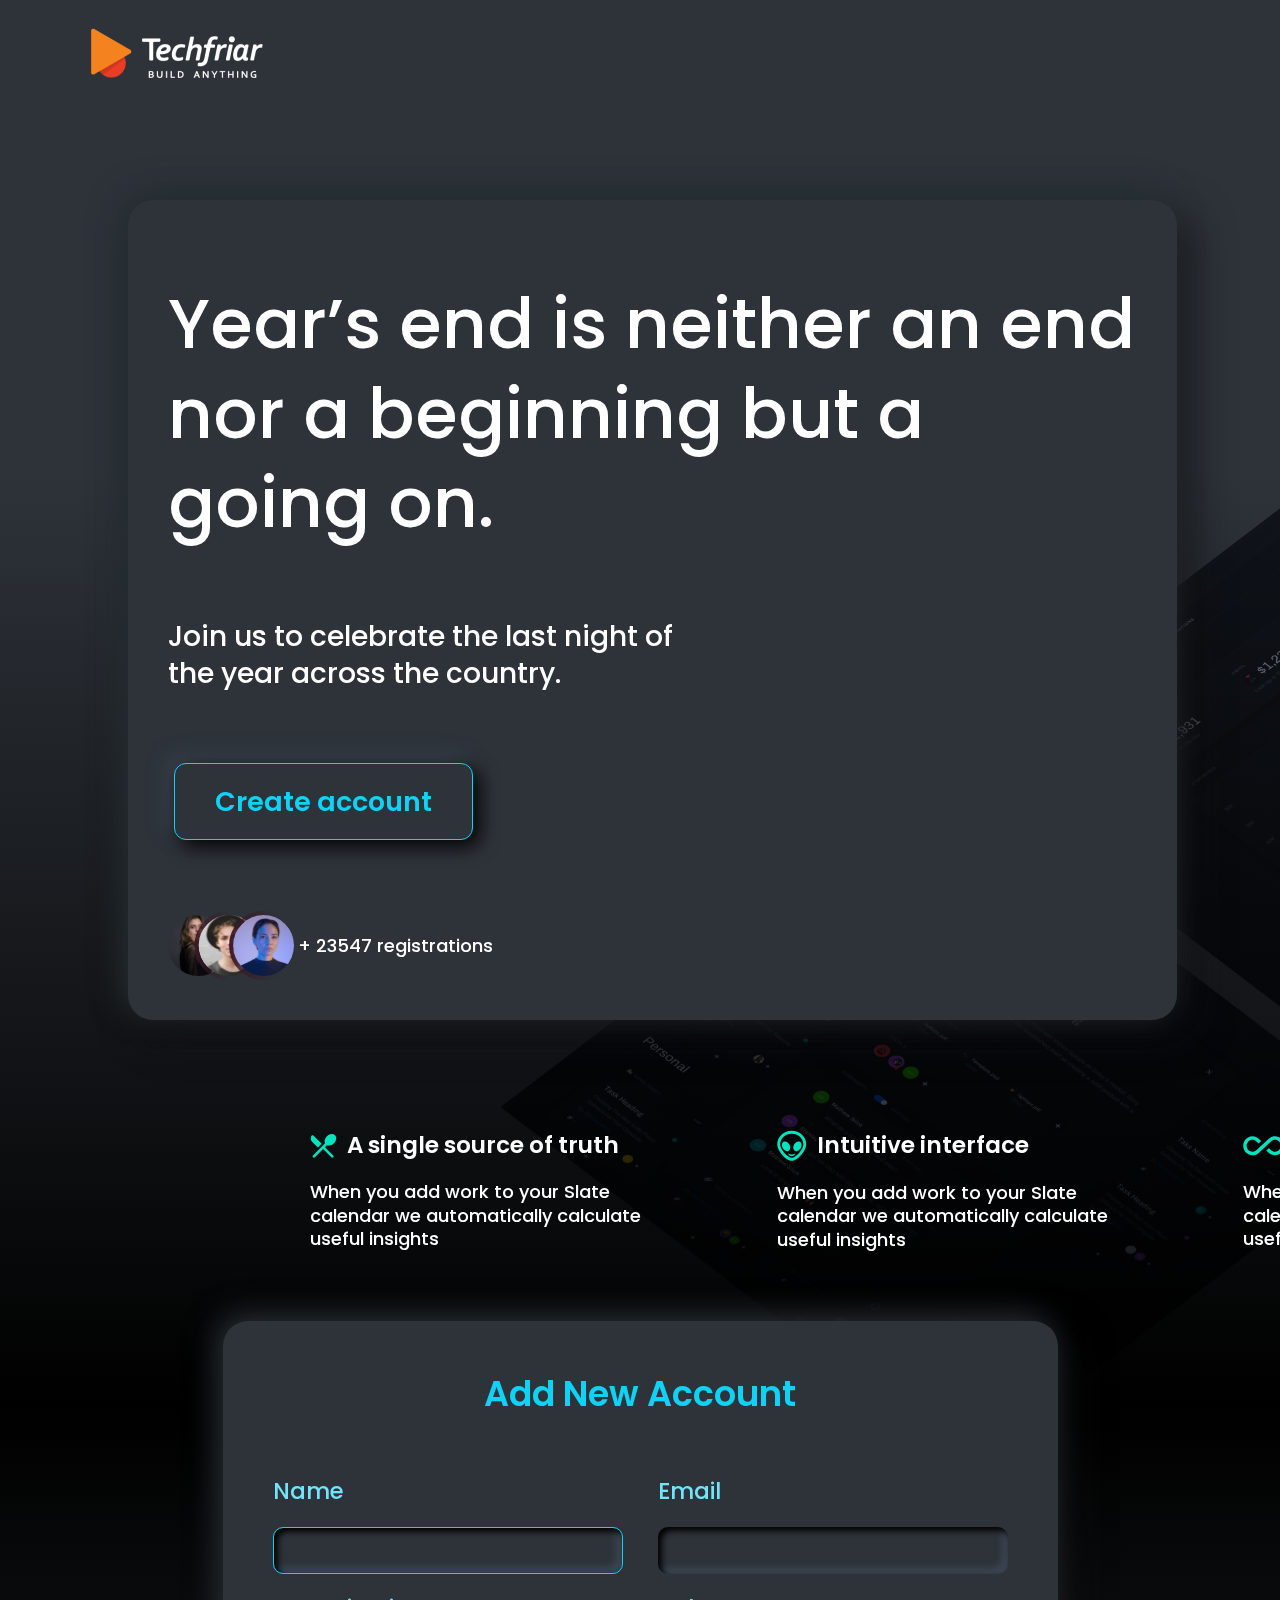
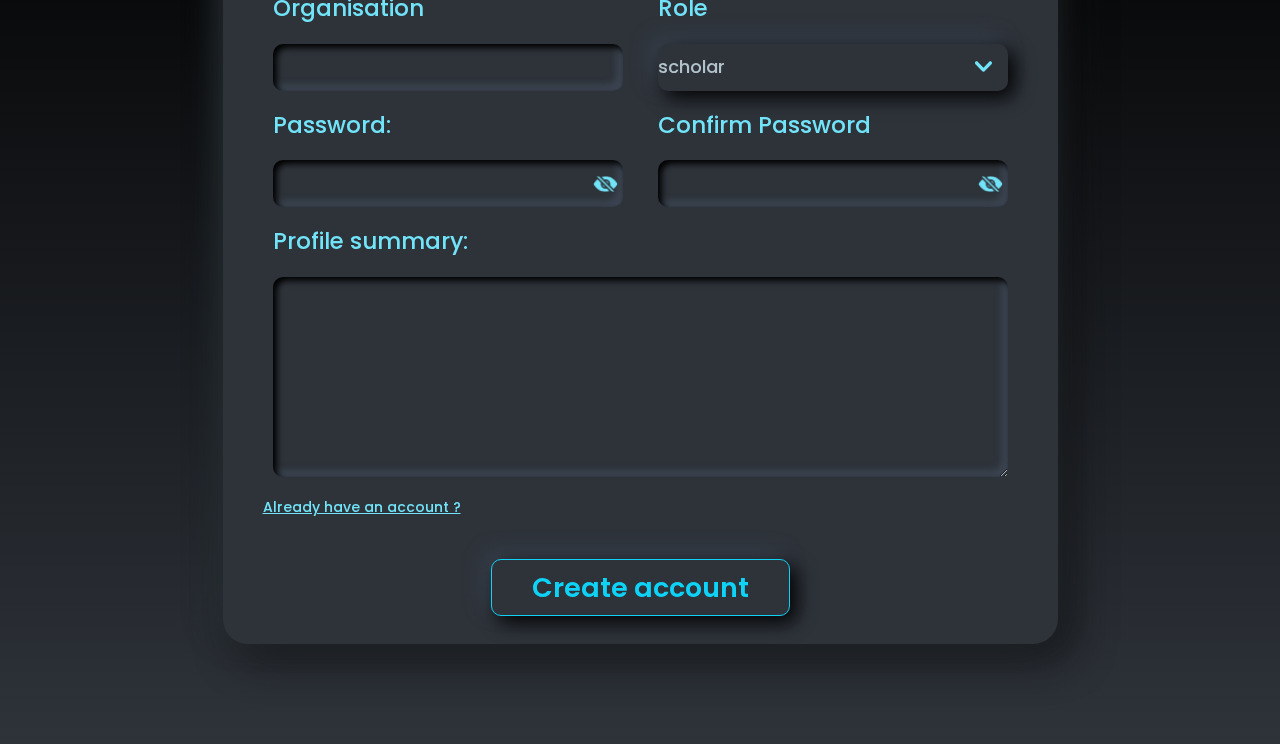
<file: index.html>
<!DOCTYPE html>
<html lang="en">
  <head>
    <meta charset="UTF-8" />
    <meta name="viewport" content="width=device-width, initial-scale=1.0" />
    <title>Document</title>
    <link href="index_styles.css" rel="stylesheet" />
    <link rel="preconnect" href="https://fonts.googleapis.com" />
    <link rel="preconnect" href="https://fonts.gstatic.com" crossorigin />
    <link
      href="https://fonts.googleapis.com/css2?family=Poppins:wght@500;600&display=swap"
      rel="stylesheet"
    />
  </head>
  <body>
    <nav class="navbar">
      <div class="logo"><img src="images/page1/image 1.png" alt="" /></div>
      <ul>
        <li>
          <button><div class="normal-btn" id="ExUsr">Sign In</div></button>
        </li>
        <li>
          <div class="normal-btn">
            <a href="#"> <img src="images/page1/Vector.svg" alt="" /></a>
          </div>
        </li>
      </ul>
    </nav>
    <header class="wrapper">
      <div class="left-card">
        <div class="card-cap">
          Year’s end is neither an end nor a beginning but a going on.
        </div>
        <p>
          Join us to celebrate the last night of the year across the country.
        </p>
        <button><div class="blue-btn" id="NewUsr">Create account</div></button>
        <div class="reg">
          <img src="images/page1/Ellipse 490.svg" alt="" />
          <img src="images/page1/Ellipse 491.svg" alt="" />
          <img src="images/page1/Ellipse 492.svg" alt="" />
          <p>+ 23547 registrations</p>
        </div>
      </div>

      <div class="content-row">
        <div class="content-box">
          <div class="ctbx-head">
            <img src="images\page1\Vector (1).svg" alt="" />A single source of
            truth
          </div>
          <p>
            When you add work to your Slate calendar we automatically calculate
            useful insights
          </p>
        </div>
        <div class="content-box">
          <div class="ctbx-head">
            <img src="images\page1\Vector (2).svg" alt="" />Intuitive interface
          </div>
          <p>
            When you add work to your Slate calendar we automatically calculate
            useful insights
          </p>
        </div>
        <div class="content-box">
          <div class="ctbx-head">
            <img src="images\page1\Vector (3).svg" alt="" />Or with rules
          </div>
          <p>
            When you add work to your Slate calendar we automatically calculate
            useful insights
          </p>
        </div>
      </div>
    </header>
    <section class="wrapper2">
      <footer>
        <div id="addNewAc">
          <div class="card">
            <h3 class="card-head">Add New Account</h3>
            <div class="form">
              <form action="home.html" method="get">
                <div class="column">
                  <div class="input-row">
                    <label for="name" class="lab">Name</label>
                    <input type="text" class="n-field" />
                  </div>
                  <div class="input-row">
                    <label for="email" class="lab">Email</label>
                    <input type="text" class="t-field" />
                  </div>
                </div>
                <div class="column">
                  <div class="input-row">
                    <label for="organisation" class="lab">Organisation</label>
                    <input type="text" class="t-field" />
                  </div>
                  <div class="input-row">
                    <label for="role" class="lab">Role</label>
                    <select name="role" id="role" class="d-field">
                      <option value="scholar">scholar</option>
                    </select>
                  </div>
                </div>
                <div class="column">
                  <div class="input-row">
                    <label for="pass" class="lab">Password:</label>
                    <div class="pass-container">
                      <input
                        type="password"
                        id="password"
                        autocomplete="current-password"
                        class="t-field"
                      />
                      <span
                        class="password-toggle"
                        onclick="togglePasswordVisibility()"
                      ></span>
                    </div>
                  </div>
                  <div class="input-row">
                    <label for="cpass" class="lab">Confirm Password</label>
                    <div class="pass-container">
                      <input
                        type="password"
                        id="c_password"
                        autocomplete="current-password"
                        class="t-field"
                      />
                      <div
                        class="cpassword-toggle"
                        onclick="toggleCPasswordVisibility()"
                      ></div>
                    </div>
                  </div>
                </div>
                <div class="column">
                  <div class="input-row">
                    <label for="summary" class="lab">Profile summary:</label>
                    <textarea
                      name="summery"
                      id=""
                      cols=""
                      rows="10"
                      class="t-field"
                      style="width: 735px; height: 200px"
                    ></textarea>
                  </div>
                </div>
                <a class="ExUsr" href="#">Already have an account ?</a>
                <div class="container">
                  <button type="submit" class="blue-btn">Create account</button>
                </div>
              </form>
            </div>
          </div>
        </div>

        <div id="SignUpAcc" style="display: none">
          <div class="card-sign">
            <h3 class="card-head">Sign In Your Account</h3>
            <div class="form">
              <form action="home.html" method="get">
                <div class="column">
                  <div class="input-row">
                    <label for="name" class="lab">Name</label>
                    <input type="text" class="n-field" />
                  </div>
                </div>
                <div class="column">
                  <div class="input-row">
                    <label for="email" class="lab">Email</label>
                    <input type="text" class="t-field" />
                  </div>
                </div>
                <div class="column">
                  <div class="input-row">
                    <label for="pass" class="lab">Password:</label>
                    <div class="pass-container">
                      <input
                        type="password"
                        id="s_password"
                        autocomplete="current-password"
                        class="t-field"
                      />
                      <span
                        class="sign-password-toggle"
                        onclick="toggleSignPasswordVisibility()"
                      ></span>
                    </div>
                  </div>
                </div>
                <div class="container">
                  <button type="submit" class="blue-btn">Create account</button>
                </div>
              </form>
            </div>
          </div>
        </div>
      </footer>
    </section>
  </div>
    <script src="script.js"></script>
  </body>
</html>
</file>
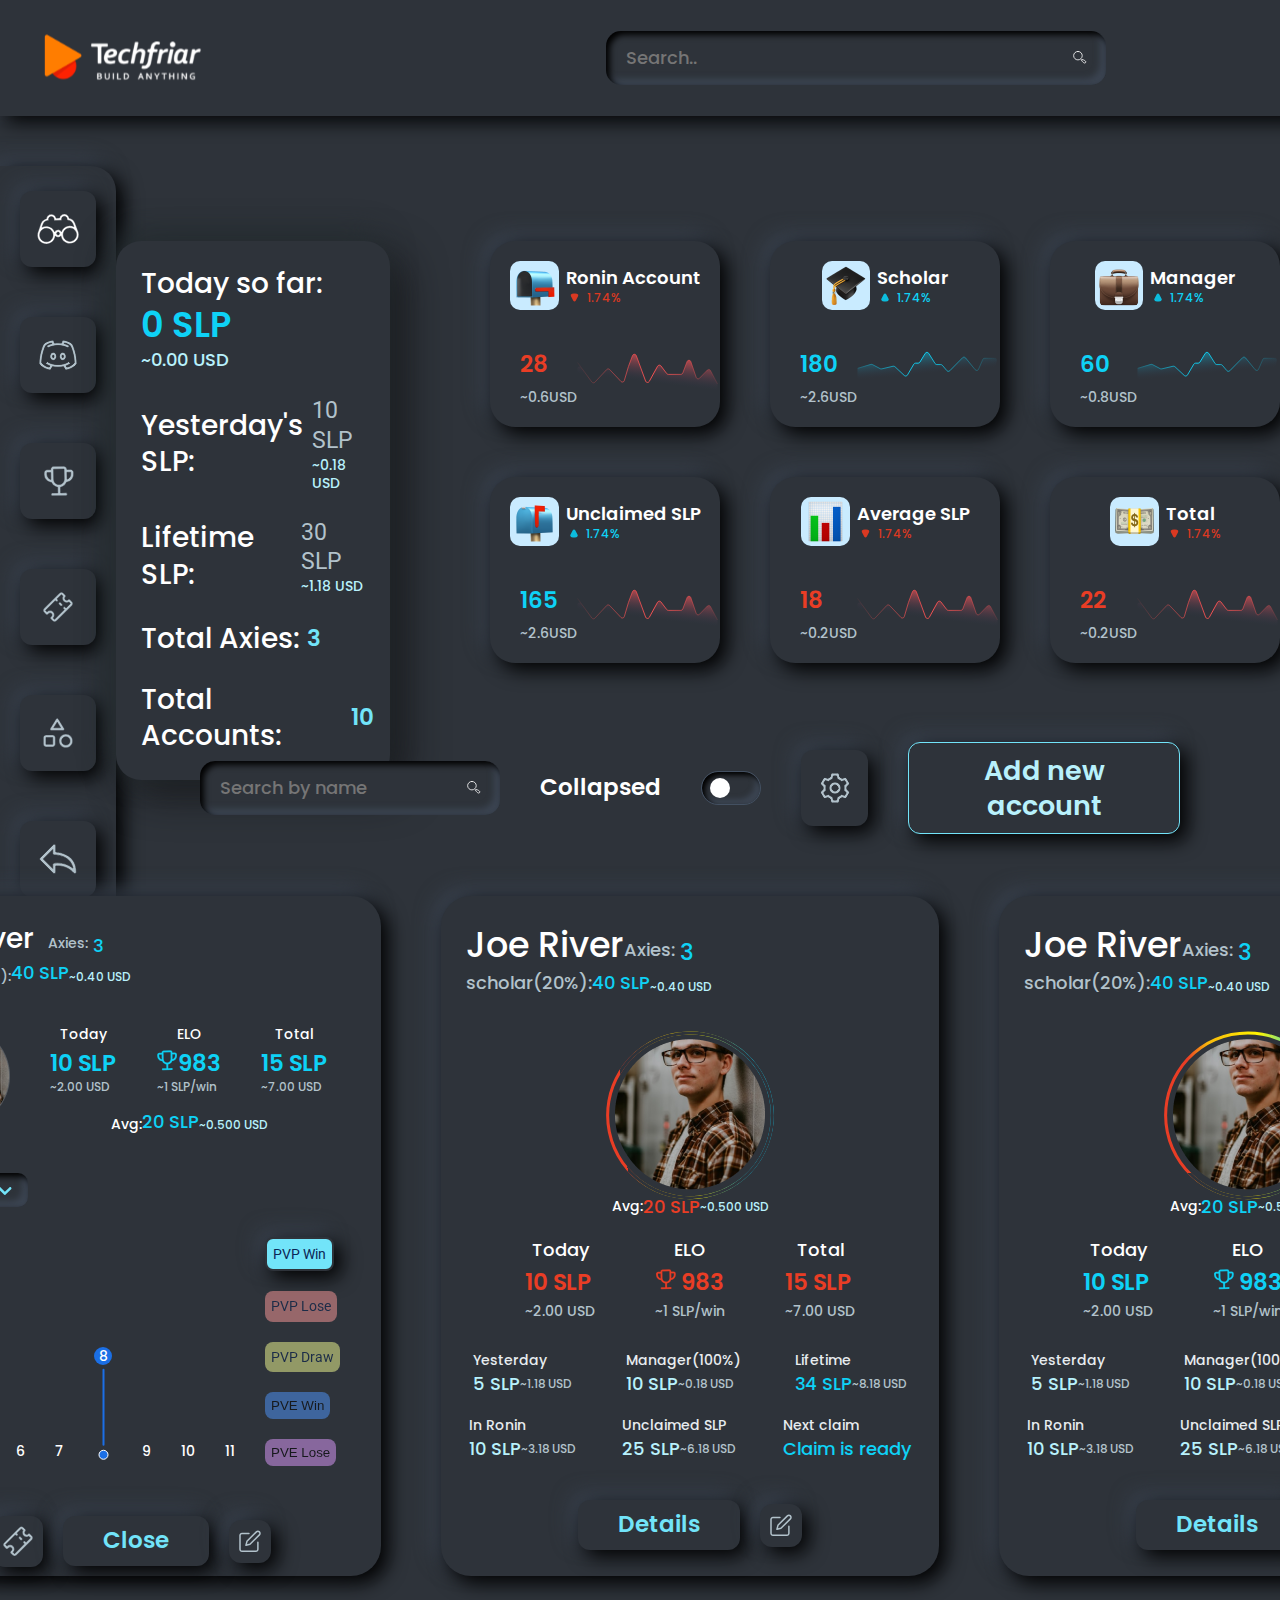
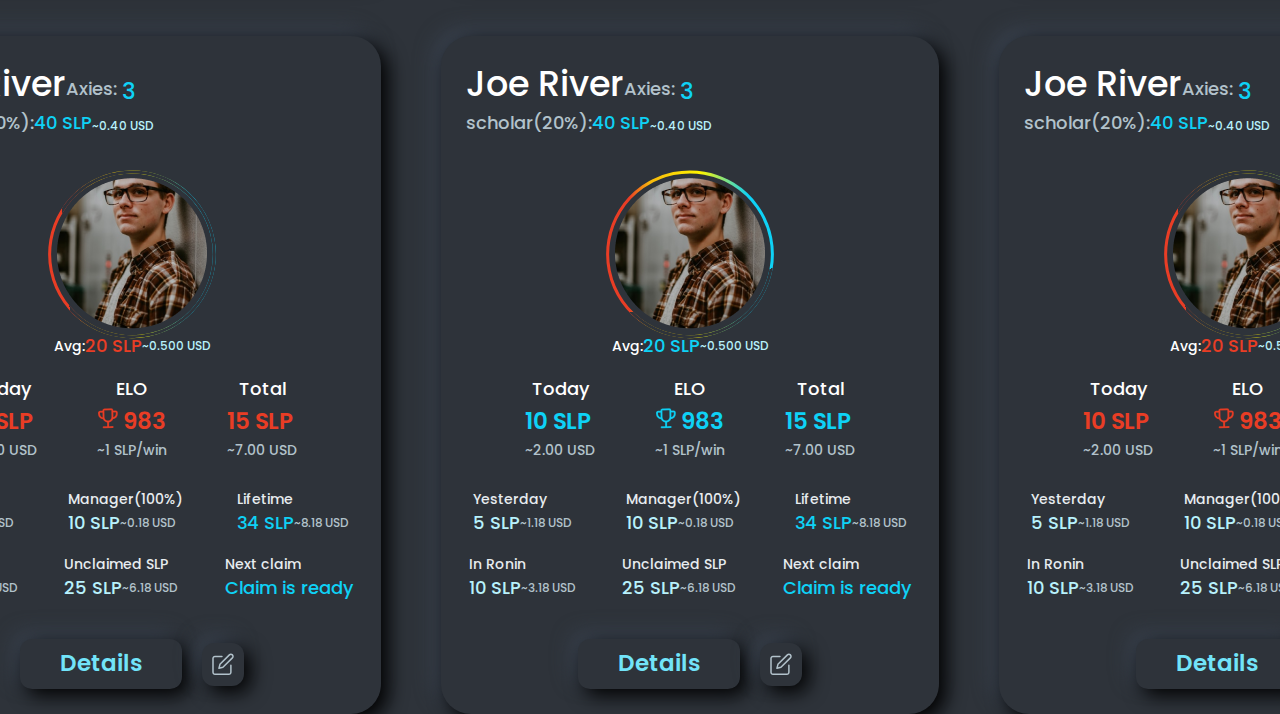
<file: achivements.html>
<!DOCTYPE html>
<html lang="en">
  <head>
    <meta charset="UTF-8" />
    <meta name="viewport" content="width=device-width, initial-scale=1.0" />
    <title>Achivements</title>
    <link rel="preconnect" href="https://fonts.googleapis.com" />
    <link rel="preconnect" href="https://fonts.gstatic.com" crossorigin />
    <link rel="preconnect" href="https://fonts.googleapis.com" />
    <link rel="preconnect" href="https://fonts.gstatic.com" crossorigin />
    <link
      href="https://fonts.googleapis.com/css2?family=Poppins:wght@500;600&family=Roboto&display=swap"
      rel="stylesheet"
    />
    <link rel="stylesheet" href="achivement_styles.css" />
  </head>
  <body>
    <!-- navbar -->
    <nav>
      <div class="logo">
        <a href="index.html"><img src="images/page2/image 1.svg" alt="" /></a>
      </div>

      <form class="form" action="">
        <div class="search">
          <input
            type="text"
            placeholder="Search.."
            class="search-form"
            name="search2"
          />
          <button type="submit" class="fa-search">
            <img src="images/page2/Search.svg" alt="" />
          </button>
        </div>
      </form>
      <div class="menu">
        <button class="normal-btn">
          <a href="#"><img src="images/page2/Vector (8).svg" alt="" /></a>
        </button>
        <button class="normal-btn">
          <a href="#"><img src="images/page2/Vector (9).svg" alt="" /></a>
        </button>
        <button class="normal-btn">
          <a href="#"><img src="images/page2/Notification.svg" alt="" /></a>
        </button>
        <a href="#"
          ><img
            src="images/page2/Content.png"
            alt=""
            class="img-btn"
            width="86px"
            height="86px"
        /></a>
      </div>
    </nav>
    <!-- first contents -->
    <div class="wrapper">
      <header class="container">
        <!-- side bar -->
        <div class="side-bar">
          <a href="home.html" class="normal-btn"
            ><img src="images/page2/Vector.svg" alt=""
          /></a>

          <a href="#" class="normal-btn"
            ><img src="images/page2/Vector (1).svg" alt=""
          /></a>

          <a href="achivements.html" class="normal-btn"
            ><img src="images/page2/Vector (2).svg" alt=""
          /></a>

          <a href="#" class="normal-btn"
            ><img src="images/page2/Vector (3).svg" alt=""
          /></a>

          <a href="#" class="normal-btn"
            ><img src="images/page2/Vector (4).svg" alt=""
          /></a>

          <a href="#" class="normal-btn"
            ><img src="images/page2/Vector (5).svg" alt=""
          /></a>

          <a href="#" class="normal-btn"
            ><img src="images/page2/Vector (6).svg" alt=""
          /></a>

          <a href="#" class="normal-btn"
            ><img src="images/page2/Vector (7).svg" alt=""
          /></a>

          <a href="#" class="normal-btn-lst"
            ><img src="images/page2/Logout.svg" alt=""
          /></a>
        </div>
      </header>
      <!-- top cards section -->
      <div class="row">
        <div class="container">
          <!-- Today so far card -->
          <div class="left-card">
            <div class="title">
              <div class="card-head">Today so far:</div>
              <div class="slp-blue">0 SLP</div>
              <div class="usd">~0.00 USD</div>
            </div>
            <div class="card-container">
              <div class="title">Yesterday's SLP:</div>
              <div class="container-slp">
                <div class="slp">10 SLP</div>
                <div class="sub-usd">~0.18 USD</div>
              </div>
            </div>
            <div class="card-container">
              <div class="title">Lifetime SLP:</div>
              <div class="container-slp">
                <div class="slp">30 SLP</div>
                <div class="sub-usd">~1.18 USD</div>
              </div>
            </div>
            <div class="card-container">
              <div class="title">Total Axies:</div>
              <div class="num-blue">3</div>
            </div>
            <div class="card-container">
              <div class="title">Total Accounts:</div>
              <div class="num-blue">10</div>
            </div>
          </div>
          <!-- Right side small-cards -->
          <div class="right-card">
            <div class="right-container">
              <div class="box">
                <div class="box-head">
                  <img src="images/page3/box1.png" alt="" />
                  <div class="title">
                    Ronin Account
                    <div class="percentage">
                      <img src="images/page3/red-down.svg" alt="" />
                      1.74%
                    </div>
                  </div>
                </div>
                <div class="box-content">
                  <div class="ac-lvl">
                    28
                    <div class="usd">~0.6USD</div>
                  </div>
                  <img src="images/page3/Group 33541.svg" alt="" />
                </div>
              </div>
              <div class="box">
                <div class="box-head">
                  <img src="images/page3/box2.png" alt="" />
                  <div class="title">
                    Scholar
                    <div class="percentage-blue">
                      <img src="images/page3/blue-up.svg" alt="" />
                      1.74%
                    </div>
                  </div>
                </div>
                <div class="box-content">
                  <div class="ac-lvl-blue">
                    180
                    <div class="usd">~2.6USD</div>
                  </div>
                  <img src="images/page3/Group 33541 (1).svg" alt="" />
                </div>
              </div>
              <div class="box">
                <div class="box-head">
                  <img src="images/page3/box3.png" alt="" />
                  <div class="title">
                    Manager
                    <div class="percentage-blue">
                      <img src="images/page3/blue-up.svg" alt="" />
                      1.74%
                    </div>
                  </div>
                </div>
                <div class="box-content">
                  <div class="ac-lvl-blue">
                    60
                    <div class="usd">~0.8USD</div>
                  </div>
                  <img src="images/page3/Group 33541 (1).svg" alt="" />
                </div>
              </div>
            </div>
            <div class="right-container">
              <div class="box">
                <div class="box-head">
                  <img src="images/page3/box4.png" alt="" />
                  <div class="title">
                    Unclaimed SLP
                    <div class="percentage-blue">
                      <img src="images/page3/blue-up.svg" alt="" />
                      1.74%
                    </div>
                  </div>
                </div>
                <div class="box-content">
                  <div class="ac-lvl-blue">
                    165
                    <div class="usd">~2.6USD</div>
                  </div>
                  <img src="images/page3/Group 33541.svg" alt="" />
                </div>
              </div>
              <div class="box">
                <div class="box-head">
                  <img src="images/page3/box5.png" alt="" />
                  <div class="title">
                    Average SLP
                    <div class="percentage">
                      <img src="images/page3/red-down.svg" alt="" />
                      1.74%
                    </div>
                  </div>
                </div>
                <div class="box-content">
                  <div class="ac-lvl">
                    18
                    <div class="usd">~0.2USD</div>
                  </div>
                  <img src="images/page3/Group 33541.svg" alt="" />
                </div>
              </div>
              <div class="box">
                <div class="box-head">
                  <img src="images/page3/box6.png" alt="" />
                  <div class="title">
                    Total
                    <div class="percentage">
                      <img src="images/page3/red-down.svg" alt="" />
                      1.74%
                    </div>
                  </div>
                </div>
                <div class="box-content">
                  <div class="ac-lvl">
                    22
                    <div class="usd">~0.2USD</div>
                  </div>
                  <img src="images/page3/Group 33541.svg" alt="" />
                </div>
              </div>
            </div>
          </div>
        </div>
      </div>
    </div>
    <!-- Second contents -->
    <div class="wrapper2">
      <!-- centre menu with navbar collapse button -->
      <div class="center-menu">
        <div class="sub-nav">
          <form action="">
            <div class="search-field">
              <input type="text" placeholder="Search by name" class="search" />
              <button type="submit" class="fa-search">
                <img src="images/page2/Search.svg" alt="" />
              </button>
            </div>
          </form>
          <div class="text">Collapsed</div>
          <label class="switch">
            <input type="checkbox" onclick="CollapsedOrNone()">
            <span class="slider round"></span>
          </label>
          <div class="container"></div>
        </div>
        <div class="right-menu">
          <div class="normal-btn">
            <img src="images/page2/Vector (6).svg" alt="" />
          </div>
          <div class="addnew-btn">Add new account</div>
        </div>
      </div>
      <!-- Cards Container none collapsed-Active-->
      <div class="cards-container" id="NonColl">
        <!-- First special card with graph -->
        <div class="card">
          <div class="first-card-head">
            <div class="title-head">
              Joe River
              <div class="Axies">
                Axies:
                <div class="num-blue">3</div>
              </div>
            </div>
            <div class="sub-title-head">
              scholar(20%):
              <div class="schlr">40 SLP</div>
              <div class="usd">~0.40 USD</div>
            </div>
          </div>
          <div class="first-card-subhead">
            <img src="images/page3/unsplash_pL5ZzPp1zqg.png" alt="" />
            <div class="content">
              <div class="top-content">
                <div class="t-contentbox">
                  <div class="head">Today</div>
                  <div class="mid">
                    10 SLP
                    <div class="bottom">~2.00 USD</div>
                  </div>
                </div>
                <div class="t-contentbox">
                  <div class="head">ELO</div>
                  <div class="mid">
                    <img src="images/page3/victory.svg" alt="" />983
                    <div class="bottom">~1 SLP/win</div>
                  </div>
                </div>
                <div class="t-contentbox">
                  <div class="head">Total</div>
                  <div class="mid">
                    15 SLP
                    <div class="bottom">~7.00 USD</div>
                  </div>
                </div>
              </div>
              <div class="bottom-content">
                Avg:
                <div class="slp-blue">
                  20 SLP
                  <div class="usd">~0.500 USD</div>
                </div>
              </div>
            </div>
          </div>
          <div class="fcard-main-content">
            <button class="weekly">
              Weekly<img src="images/page3/down.svg" alt="" />
            </button>
            <div class="main">
              <div class="graph-container">
                <div class="left-lvl">
                  <div class="num">40</div>
                  <div class="num">30</div>
                  <div class="num">20</div>
                  <div class="num">10</div>
                  <div class="num">0</div>
                </div>
                <div class="bottom-lvl">
                  <div class="num">5</div>
                  <div class="num">6</div>
                  <div class="num">7</div>
                  <div class="pointer">
                    <div class="blue-border"><div class="num">8</div></div>
                    <img src="images/page3/blue-line.svg" alt="" /><img
                      src="images/page3/blue-circle.svg"
                      alt=""
                    />
                  </div>
                  <div class="num">9</div>
                  <div class="num">10</div>
                  <div class="num">11</div>
                </div>
              </div>
              <div class="pvp-bars">
                <button class="pvp-win">PVP Win</button>
                <button class="pvp-lose">PVP Lose</button>
                <button class="pvp-draw">PVP Draw</button>
                <button class="pve-win">PVE Win</button>
                <button class="pve-lose">PVE Lose</button>
              </div>
            </div>
          </div>
          <div class="card-footer">
            <button class="card-button">
              <img src="images/page3/vector1.svg" alt="" />
            </button>
            <button class="card-button-main">Close</button>
            <button class="card-button">
              <img src="images/page3/vector2.svg" alt="" />
            </button>
          </div>
        </div>
        <!-- Card-1 -->
        <div class="card-2">
          <div class="card-head">
            <div class="title-head">
              Joe River
              <div class="Axies">
                Axies:
                <div class="num-blue">3</div>
              </div>
            </div>
            <div class="sub-title-head">
              scholar(20%):
              <div class="schlr">40 SLP</div>
              <div class="usd">~0.40 USD</div>
            </div>
          </div>
          <div class="mid-2">
            <div class="profile-container">
              <div class="profile">
                <img src="images/page3/dp-low.svg" alt="" class="symbol" />
                <img src="images/page3/dp-large.png" alt="" class="dp" />
              </div>
            </div>
            <div class="avg-bar">
              Avg:
              <div class="slp-red">20 SLP</div>
              <div class="usd">~0.500 USD</div>
            </div>
            <div class="content">
              <div class="box-container">
                <div class="box">
                  <div class="top">Today</div>
                  <div class="middle">
                    10 SLP
                    <div class="bottom">~2.00 USD</div>
                  </div>
                </div>
                <div class="box">
                  <div class="top">ELO</div>
                  <div class="middle">
                    <img src="images/page3/victory-red.svg" alt="" /> 983
                    <div class="bottom">~1 SLP/win</div>
                  </div>
                </div>
                <div class="box">
                  <div class="top">Total</div>
                  <div class="middle">
                    15 SLP
                    <div class="bottom">~7.00 USD</div>
                  </div>
                </div>
              </div>
            </div>
          </div>
          <div class="card-btm">
            <div class="card-btm-row">
              <div class="ctx">
                <div class="head">Yesterday</div>
                <div class="data">
                  5 SLP
                  <div class="usd">~1.18 USD</div>
                </div>
              </div>
              <div class="ctx">
                <div class="head">Manager(100%)</div>
                <div class="data">
                  10 SLP
                  <div class="usd">~0.18 USD</div>
                </div>
              </div>
              <div class="ctx">
                <div class="head">Lifetime</div>
                <div class="data-blue">
                  34 SLP
                  <div class="usd">~8.18 USD</div>
                </div>
              </div>
            </div>
            <div class="card-btm-row">
              <div class="ctx">
                <div class="head">In Ronin</div>
                <div class="data">
                  10 SLP
                  <div class="usd">~3.18 USD</div>
                </div>
              </div>
              <div class="ctx">
                <div class="head">Unclaimed SLP</div>
                <div class="data">
                  25 SLP
                  <div class="usd">~6.18 USD</div>
                </div>
              </div>
              <div class="ctx">
                <div class="head">Next claim</div>
                <div class="data-blue">Claim is ready</div>
              </div>
            </div>
          </div>
          <div class="card-footer">
            <button class="card-button-main">Details</button>
            <button class="card-button">
              <img src="images/page3/vector2.svg" alt="" />
            </button>
          </div>
        </div>
        <!-- Card-2 -->
        <div class="card-2">
          <div class="card-head">
            <div class="title-head">
              Joe River
              <div class="Axies">
                Axies:
                <div class="num-blue">3</div>
              </div>
            </div>
            <div class="sub-title-head">
              scholar(20%):
              <div class="schlr">40 SLP</div>
              <div class="usd">~0.40 USD</div>
            </div>
          </div>
          <div class="mid-2">
            <div class="profile-container">
              <div class="profile">
                <img src="images/page3/dp-high.svg" alt="" class="symbol" />
                <img src="images/page3/dp-large.png" alt="" class="dp" />
              </div>
            </div>
            <div class="avg-bar">
              Avg:
              <div class="slp-blue">20 SLP</div>
              <div class="usd">~0.500 USD</div>
            </div>
            <div class="content">
              <div class="box-container">
                <div class="box">
                  <div class="top">Today</div>
                  <div class="middle-blue">
                    10 SLP
                    <div class="bottom">~2.00 USD</div>
                  </div>
                </div>
                <div class="box">
                  <div class="top">ELO</div>
                  <div class="middle-blue">
                    <img src="images/page3/victory-blue.svg" alt="" /> 983
                    <div class="bottom">~1 SLP/win</div>
                  </div>
                </div>
                <div class="box">
                  <div class="top">Total</div>
                  <div class="middle-blue">
                    15 SLP
                    <div class="bottom">~7.00 USD</div>
                  </div>
                </div>
              </div>
            </div>
          </div>
          <div class="card-btm">
            <div class="card-btm-row">
              <div class="ctx">
                <div class="head">Yesterday</div>
                <div class="data">
                  5 SLP
                  <div class="usd">~1.18 USD</div>
                </div>
              </div>
              <div class="ctx">
                <div class="head">Manager(100%)</div>
                <div class="data">
                  10 SLP
                  <div class="usd">~0.18 USD</div>
                </div>
              </div>
              <div class="ctx">
                <div class="head">Lifetime</div>
                <div class="data-blue">
                  34 SLP
                  <div class="usd">~8.18 USD</div>
                </div>
              </div>
            </div>
            <div class="card-btm-row">
              <div class="ctx">
                <div class="head">In Ronin</div>
                <div class="data">
                  10 SLP
                  <div class="usd">~3.18 USD</div>
                </div>
              </div>
              <div class="ctx">
                <div class="head">Unclaimed SLP</div>
                <div class="data">
                  25 SLP
                  <div class="usd">~6.18 USD</div>
                </div>
              </div>
              <div class="ctx">
                <div class="head">Next claim</div>
                <div class="data-blue">Claim is ready</div>
              </div>
            </div>
          </div>
          <div class="card-footer">
            <button class="card-button-main">Details</button>
            <button class="card-button">
              <img src="images/page3/vector2.svg" alt="" />
            </button>
          </div>
        </div>
        <!-- card-3 -->
        <div class="card-2">
          <div class="card-head">
            <div class="title-head">
              Joe River
              <div class="Axies">
                Axies:
                <div class="num-blue">3</div>
              </div>
            </div>
            <div class="sub-title-head">
              scholar(20%):
              <div class="schlr">40 SLP</div>
              <div class="usd">~0.40 USD</div>
            </div>
          </div>
          <div class="mid-2">
            <div class="profile-container">
              <div class="profile">
                <img src="images/page3/dp-low.svg" alt="" class="symbol" />
                <img src="images/page3/dp-large.png" alt="" class="dp" />
              </div>
            </div>
            <div class="avg-bar">
              Avg:
              <div class="slp-red">20 SLP</div>
              <div class="usd">~0.500 USD</div>
            </div>
            <div class="content">
              <div class="box-container">
                <div class="box">
                  <div class="top">Today</div>
                  <div class="middle">
                    10 SLP
                    <div class="bottom">~2.00 USD</div>
                  </div>
                </div>
                <div class="box">
                  <div class="top">ELO</div>
                  <div class="middle">
                    <img src="images/page3/victory-red.svg" alt="" /> 983
                    <div class="bottom">~1 SLP/win</div>
                  </div>
                </div>
                <div class="box">
                  <div class="top">Total</div>
                  <div class="middle">
                    15 SLP
                    <div class="bottom">~7.00 USD</div>
                  </div>
                </div>
              </div>
            </div>
          </div>
          <div class="card-btm">
            <div class="card-btm-row">
              <div class="ctx">
                <div class="head">Yesterday</div>
                <div class="data">
                  5 SLP
                  <div class="usd">~1.18 USD</div>
                </div>
              </div>
              <div class="ctx">
                <div class="head">Manager(100%)</div>
                <div class="data">
                  10 SLP
                  <div class="usd">~0.18 USD</div>
                </div>
              </div>
              <div class="ctx">
                <div class="head">Lifetime</div>
                <div class="data-blue">
                  34 SLP
                  <div class="usd">~8.18 USD</div>
                </div>
              </div>
            </div>
            <div class="card-btm-row">
              <div class="ctx">
                <div class="head">In Ronin</div>
                <div class="data">
                  10 SLP
                  <div class="usd">~3.18 USD</div>
                </div>
              </div>
              <div class="ctx">
                <div class="head">Unclaimed SLP</div>
                <div class="data">
                  25 SLP
                  <div class="usd">~6.18 USD</div>
                </div>
              </div>
              <div class="ctx">
                <div class="head">Next claim</div>
                <div class="data-blue">Claim is ready</div>
              </div>
            </div>
          </div>
          <div class="card-footer">
            <button class="card-button-main">Details</button>
            <button class="card-button">
              <img src="images/page3/vector2.svg" alt="" />
            </button>
          </div>
        </div>
        <!-- card-4 -->
        <div class="card-2">
          <div class="card-head">
            <div class="title-head">
              Joe River
              <div class="Axies">
                Axies:
                <div class="num-blue">3</div>
              </div>
            </div>
            <div class="sub-title-head">
              scholar(20%):
              <div class="schlr">40 SLP</div>
              <div class="usd">~0.40 USD</div>
            </div>
          </div>
          <div class="mid-2">
            <div class="profile-container">
              <div class="profile">
                <img src="images/page3/dp-high.svg" alt="" class="symbol" />
                <img src="images/page3/dp-large.png" alt="" class="dp" />
              </div>
            </div>
            <div class="avg-bar">
              Avg:
              <div class="slp-blue">20 SLP</div>
              <div class="usd">~0.500 USD</div>
            </div>
            <div class="content">
              <div class="box-container">
                <div class="box">
                  <div class="top">Today</div>
                  <div class="middle-blue">
                    10 SLP
                    <div class="bottom">~2.00 USD</div>
                  </div>
                </div>
                <div class="box">
                  <div class="top">ELO</div>
                  <div class="middle-blue">
                    <img src="images/page3/victory-blue.svg" alt="" /> 983
                    <div class="bottom">~1 SLP/win</div>
                  </div>
                </div>
                <div class="box">
                  <div class="top">Total</div>
                  <div class="middle-blue">
                    15 SLP
                    <div class="bottom">~7.00 USD</div>
                  </div>
                </div>
              </div>
            </div>
          </div>
          <div class="card-btm">
            <div class="card-btm-row">
              <div class="ctx">
                <div class="head">Yesterday</div>
                <div class="data">
                  5 SLP
                  <div class="usd">~1.18 USD</div>
                </div>
              </div>
              <div class="ctx">
                <div class="head">Manager(100%)</div>
                <div class="data">
                  10 SLP
                  <div class="usd">~0.18 USD</div>
                </div>
              </div>
              <div class="ctx">
                <div class="head">Lifetime</div>
                <div class="data-blue">
                  34 SLP
                  <div class="usd">~8.18 USD</div>
                </div>
              </div>
            </div>
            <div class="card-btm-row">
              <div class="ctx">
                <div class="head">In Ronin</div>
                <div class="data">
                  10 SLP
                  <div class="usd">~3.18 USD</div>
                </div>
              </div>
              <div class="ctx">
                <div class="head">Unclaimed SLP</div>
                <div class="data">
                  25 SLP
                  <div class="usd">~6.18 USD</div>
                </div>
              </div>
              <div class="ctx">
                <div class="head">Next claim</div>
                <div class="data-blue">Claim is ready</div>
              </div>
            </div>
          </div>
          <div class="card-footer">
            <button class="card-button-main">Details</button>
            <button class="card-button">
              <img src="images/page3/vector2.svg" alt="" />
            </button>
          </div>
        </div>
        <!-- card-5 -->
        <div class="card-2">
          <div class="card-head">
            <div class="title-head">
              Joe River
              <div class="Axies">
                Axies:
                <div class="num-blue">3</div>
              </div>
            </div>
            <div class="sub-title-head">
              scholar(20%):
              <div class="schlr">40 SLP</div>
              <div class="usd">~0.40 USD</div>
            </div>
          </div>
          <div class="mid-2">
            <div class="profile-container">
              <div class="profile">
                <img src="images/page3/dp-low.svg" alt="" class="symbol" />
                <img src="images/page3/dp-large.png" alt="" class="dp" />
              </div>
            </div>
            <div class="avg-bar">
              Avg:
              <div class="slp-red">20 SLP</div>
              <div class="usd">~0.500 USD</div>
            </div>
            <div class="content">
              <div class="box-container">
                <div class="box">
                  <div class="top">Today</div>
                  <div class="middle">
                    10 SLP
                    <div class="bottom">~2.00 USD</div>
                  </div>
                </div>
                <div class="box">
                  <div class="top">ELO</div>
                  <div class="middle">
                    <img src="images/page3/victory-red.svg" alt="" /> 983
                    <div class="bottom">~1 SLP/win</div>
                  </div>
                </div>
                <div class="box">
                  <div class="top">Total</div>
                  <div class="middle">
                    15 SLP
                    <div class="bottom">~7.00 USD</div>
                  </div>
                </div>
              </div>
            </div>
          </div>
          <div class="card-btm">
            <div class="card-btm-row">
              <div class="ctx">
                <div class="head">Yesterday</div>
                <div class="data">
                  5 SLP
                  <div class="usd">~1.18 USD</div>
                </div>
              </div>
              <div class="ctx">
                <div class="head">Manager(100%)</div>
                <div class="data">
                  10 SLP
                  <div class="usd">~0.18 USD</div>
                </div>
              </div>
              <div class="ctx">
                <div class="head">Lifetime</div>
                <div class="data-blue">
                  34 SLP
                  <div class="usd">~8.18 USD</div>
                </div>
              </div>
            </div>
            <div class="card-btm-row">
              <div class="ctx">
                <div class="head">In Ronin</div>
                <div class="data">
                  10 SLP
                  <div class="usd">~3.18 USD</div>
                </div>
              </div>
              <div class="ctx">
                <div class="head">Unclaimed SLP</div>
                <div class="data">
                  25 SLP
                  <div class="usd">~6.18 USD</div>
                </div>
              </div>
              <div class="ctx">
                <div class="head">Next claim</div>
                <div class="data-blue">Claim is ready</div>
              </div>
            </div>
          </div>
          <div class="card-footer">
            <button class="card-button-main">Details</button>
            <button class="card-button">
              <img src="images/page3/vector2.svg" alt="" />
            </button>
          </div>
        </div>
      </div>
      <div class="collapsed-container" id="Coll">
        <div class="contents">
          <div class="data-title">
            <div class="title-container">
              <div class="title">Names</div>
              <div class="title">Today</div>
              <div class="title">ELO</div>
              <div class="title">Scholar(<div class="blue">20%</div>)</div>
              <div class="title">Lifetime</div>
              <div class="title">Unclaimed SLP</div>
            </div>
          </div>
          <!-- collapsed tracker cards -->
          <div class="tracker-card">
            <div class="head-container">
              <div class="names">
                <div class="head">
                  <button class="edit-btn"><img src="images/page3/Group (1).svg" alt=""></button>
                  <div class="user-name">Delvin</div>
                </div>
                <div class="axies">Axies:<div class="axies-number">3</div></div>
              </div>
              <div class="today">
                <div class="top blue">10 SLP<div class="card-small-text">~2.00 USD</div></div>
                <div class="middle mid-gray">Average:<div class="card-mid-text">20 SLP</div><div class="card-small-text">~0.500 USD</div> </div>
                <div class="bottom">Yesterday:<div class="card-midsmall-text">5 SLP</div><div class="card-small-text">~0.100 USD</div></div>
              </div>
              <div class="elo">
                <div class="top blue"><img src="images/page3/victory-blue.svg" alt=""> 983<div class="card-small-text">~1 SLP/win</div></div>
                <div class="middle mid-gray">Manager:<div class="card-mid-text">10 SLP</div><div class="card-small-text">~0.18 USD</div></div>
                <div class="mid-gray">(100%)</div>
              </div>
              <div class="other">
                <div class="top blue">40 SLP<div class="card-small-text">~0.40 USD</div> </div>
                <div class="middle mid-gray">Adventure SLP:<div class="card-mid-text">0/50</div></div>
              </div>
              <div class="other">
                <div class="top blue">34 SLP<div class="card-small-text">~0.61 USD</div> </div>
                <div class="middle mid-gray">Total:<div class="card-mid-text">20 SLP</div><div class="card-small-text">~0.71 USD</div></div>
              </div>
              <div class="other">
                <div class="top blue">74 SLP<div class="card-small-text">~7.61 USD</div> </div>
                <div class="middle mid-gray">In Ronin:<div class="card-mid-text">20 SLP</div><div class="card-small-text">~0.71 USD</div></div>
              </div>
            </div>
            <button class="sub-container" onclick="">Details</button>
          </div>
          <div class="tracker-card">
            <div class="head-container">
              <div class="names">
                <div class="head">
                  <button class="edit-btn"><img src="images/page3/Group (1).svg" alt=""></button>
                  <div class="user-name">Delvin</div>
                </div>
                <div class="axies">Axies:<div class="axies-number">3</div></div>
              </div>
              <div class="today">
                <div class="top blue">10 SLP<div class="card-small-text">~2.00 USD</div></div>
                <div class="middle mid-gray">Average:<div class="card-mid-text">20 SLP</div><div class="card-small-text">~0.500 USD</div> </div>
                <div class="bottom">Yesterday:<div class="card-midsmall-text">5 SLP</div><div class="card-small-text">~0.100 USD</div></div>
              </div>
              <div class="elo">
                <div class="top blue"><img src="images/page3/victory-blue.svg" alt=""> 983<div class="card-small-text">~1 SLP/win</div></div>
                <div class="middle mid-gray">Manager:<div class="card-mid-text">10 SLP</div><div class="card-small-text">~0.18 USD</div></div>
                <div class="mid-gray">(100%)</div>
              </div>
              <div class="other">
                <div class="top blue">40 SLP<div class="card-small-text">~0.40 USD</div> </div>
                <div class="middle mid-gray">Adventure SLP:<div class="card-mid-text">0/50</div></div>
              </div>
              <div class="other">
                <div class="top blue">34 SLP<div class="card-small-text">~0.61 USD</div> </div>
                <div class="middle mid-gray">Total:<div class="card-mid-text">20 SLP</div><div class="card-small-text">~0.71 USD</div></div>
              </div>
              <div class="other">
                <div class="top blue">74 SLP<div class="card-small-text">~7.61 USD</div> </div>
                <div class="middle mid-gray">In Ronin:<div class="card-mid-text">20 SLP</div><div class="card-small-text">~0.71 USD</div></div>
              </div>
            </div>
            <button class="sub-container" onclick="">Details</button>
          </div>          
          <div class="tracker-card">
            <div class="head-container">
              <div class="names">
                <div class="head">
                  <button class="edit-btn"><img src="images/page3/Group (1).svg" alt=""></button>
                  <div class="user-name">Delvin</div>
                </div>
                <div class="axies">Axies:<div class="axies-number">3</div></div>
              </div>
              <div class="today">
                <div class="top blue">10 SLP<div class="card-small-text">~2.00 USD</div></div>
                <div class="middle mid-gray">Average:<div class="card-mid-text">20 SLP</div><div class="card-small-text">~0.500 USD</div> </div>
                <div class="bottom">Yesterday:<div class="card-midsmall-text">5 SLP</div><div class="card-small-text">~0.100 USD</div></div>
              </div>
              <div class="elo">
                <div class="top blue"><img src="images/page3/victory-blue.svg" alt=""> 983<div class="card-small-text">~1 SLP/win</div></div>
                <div class="middle mid-gray">Manager:<div class="card-mid-text">10 SLP</div><div class="card-small-text">~0.18 USD</div></div>
                <div class="mid-gray">(100%)</div>
              </div>
              <div class="other">
                <div class="top blue">40 SLP<div class="card-small-text">~0.40 USD</div> </div>
                <div class="middle mid-gray">Adventure SLP:<div class="card-mid-text">0/50</div></div>
              </div>
              <div class="other">
                <div class="top blue">34 SLP<div class="card-small-text">~0.61 USD</div> </div>
                <div class="middle mid-gray">Total:<div class="card-mid-text">20 SLP</div><div class="card-small-text">~0.71 USD</div></div>
              </div>
              <div class="other">
                <div class="top blue">74 SLP<div class="card-small-text">~7.61 USD</div> </div>
                <div class="middle mid-gray">In Ronin:<div class="card-mid-text">20 SLP</div><div class="card-small-text">~0.71 USD</div></div>
              </div>
            </div>
            <button class="sub-container" onclick="">Details</button>
          </div>
        </div>
        
      </div>
    </div>
    <script src="script.js"></script>
  </body>
</html>
</file>
<file: index_styles.css>
*{
    margin: 0;
    box-sizing: border-box;
}

body {
    margin: 0;
    font-family: "Poppins", sans-serif;
    max-width: 100%;
    max-height: 100%;
    color: white;
    background: linear-gradient(#2E333A 20%,  #000000, #2E333A),url('images/page1/group-33538.png');
}

button{
    border: none;
    background: none;
}
.wrapper{
    padding-top: 200px;
}
.container {
    display: flex;
    justify-content: center;
}

body::after {
    content: "";
    z-index: 0;
    position: absolute;
    top: 400px;
    left: 500px;
    width: 1828.883px;
    height: 1065.231px;
    background-image: url('images/page1/group-33538.png');
    mix-blend-mode:soft-light;
    background-repeat: no-repeat;
    z-index: -1;
}

.wrapper2{
    height: fit-content;
    display: flex;
    justify-content: center;
}
a{
    color: inherit;
    text-decoration: none;
}
.navbar {
    z-index: 120;
    display: flex;
width: 1920px;
padding: 20px 80px;
flex-direction: row;
align-items: center;
justify-content: space-between;
background: var(--dark-colour, #2E333A);
align-self: stretch;
position: fixed;
    
}
nav ul{
    display: inline-flex;
    gap: 28px;
    list-style-type: none;
}
.normal-btn{
    display: flex;
    justify-content: center;
    align-items: center;
    border-radius: 10px;
    padding: 8px 14px;
    gap: 10px;
    background: var(--dark-colour, #2E333A);
    box-shadow: 6.223021507263184px 6.223021507263184px 18.669065475463867px 0px #000, -6.223021507263184px -6.223021507263184px 18.669065475463867px 0px #3B4451;
    color: var(--blue-grey, #B2C2CB);
    text-align: center;
    font-family: Poppins;
    font-size: 23px;
    font-style: normal;
    font-weight: 500;
    line-height: 130%;
}
.normal-btn:active{
    border-radius: 12px;
    background: var(--dark-colour, #2E333A);
    
    /* NewM T btn inner  */
    box-shadow: 3.7338130474090576px 3.7338130474090576px 6.223021507263184px 0px #000 inset, -6.223021507263184px -6.223021507263184px 6.223021507263184px 0px #3B4451 inset;
}
.left-card{
    z-index: 100;
    display: inline-flex;
    margin-left: 10%;
    padding: 40px;
    flex-direction: column;
    align-items: flex-start;
    gap: 70px;
    border-radius: 25px;
    background: var(--dark-colour, #2E333A);
    
    box-shadow: -7px -7px 30px 0px #262E32, 14px 14px 40px 0px rgba(16, 16, 18, 0.75);
}
.card-cap{
    z-index: 100;
    height: auto 270px;
    width: 969px;
    color: #FFF;
    font-family: Poppins;
    font-size: 69px;
    font-style: normal;
    font-weight: 500;
    line-height: 130%;
    margin-top: 40px;
}
.left-card p{
    z-index: 100;
    width: 536px;
    color: #FFF;
    font-family: Poppins;
    font-size: 28px;
    font-style: normal;
    font-weight: 500;
    line-height: 130%; 
}
.blue-btn{
    z-index: 100;
    color: var(--secondary-blue, #0ED2F6);
    text-align: center;
    font-family: Poppins;
    font-size: 27px;
    font-style: normal;
    font-weight: 600;
    line-height: 130%; 
    display: flex;
    padding: 20px 40px;
    justify-content: center;
    align-items: center;
    gap: 10px;
    border-radius: 12px;
    border: 1px solid #0ED2F6;
    background: var(--dark-colour, #2E333A);
    box-shadow: 6.223021507263184px 6.223021507263184px 18.669065475463867px 0px #000, -6.223021507263184px -6.223021507263184px 18.669065475463867px 0px #3B4451;
}
.reg{
    z-index: 100;
    margin-left: 35px;
    display: inline-flex;
}
.reg img{
    margin-left: -35px;
}
.reg p{
    display: flex;
    align-items: center;
    color: #FFF;
    /* Poppins/18/Medium */
    font-family: Poppins;
    font-size: 18px;
    font-style: normal;
    font-weight: 500;
    line-height: 130%;
}
.content-row{
display: flex;
width: 1920px;
padding: 20px;
padding: 100px 300px 0px 300px;
justify-content: center;
align-items: center;
gap: 80px;
}
.content-box{
display: flex;
flex-direction: column;
align-items: flex-start;
}
.ctbx-head{
    display: flex;
    padding: 10px;
    align-items: center;
    gap: 10px;
    color: var(--light-text, #FFF);
    font-family: "Poppins";
    font-size: 23px;
    font-style: normal;
    font-weight: 600;
    line-height: 130%; 
}
.content-box p{
    display: flex;
    padding: 10px;
    align-items: center;
    gap: 10px;
    color: var(--light-text, #FFF);

/* Poppins/18/Medium */
    font-family: Poppins;
    font-size: 18px;
    font-style: normal;
    font-weight: 500;
    line-height: 130%; /* 23.4px */
}
.card{
    z-index: 100;
    margin-top: 60px;
    flex-wrap: wrap;
    width:  835px;
    height:  923px;
    display: flex;
    flex-direction: column;
    align-items: center;
    border-radius: 25px;
    background: var(--dark-colour, #2E333A);
    box-shadow: -7px -7px 30px 0px #262E32, 14px 14px 40px 0px rgba(16, 16, 18, 0.75);
    margin-bottom: 100px;
}
.card .card-head{
    z-index: 100;
    display: flex;
    padding: 50px;
    flex-direction: column;
    align-items: center;
    color: var(--secondary-blue, #0ED2F6);
    font-family: Poppins;
    font-size: 35px;
    font-style: normal;
    font-weight: 600;
    line-height: 130%;
}
.card .form{
    z-index: 100;
    display: flex;
    flex-direction: column;
    align-items: flex-start;
    justify-content: center;
}
.card .form .input-row{
    z-index: 100;
    display: block;
    margin: 10px;
}
.form .input-row .lab{
    z-index: 100;
    display: block;
    color: var(--secondary-blue-light-1, #72E4F9);
    font-family: Poppins;
    font-size: 23px;
    font-style: normal;
    font-weight: 500;
    line-height: 130%; 
    margin-bottom: 20px;

}
.form .input-row .n-field{
    z-index: 100;
    width: 350px;
    height: 47px;
    border-radius: 10px;
    border: 1px solid #0ED2F6;
    background: var(--dark-colour, #2E333A);
    box-shadow: 3.7338130474090576px 3.7338130474090576px 6.223021507263184px 0px #000 inset, -6.223021507263184px -6.223021507263184px 6.223021507263184px 0px #3B4451 inset;
    color: var(--blue-grey, #B2C2CB);
    font-family: Poppins;
    font-size: 18px;
    font-style: normal;
    font-weight: 500;
    line-height: 130%; 
}
.form .input-row .t-field{
    z-index: 100;
    width: 350px;
    height: 47px;
    border: none;
    border-radius: 10px;
    background: var(--dark-colour, #2E333A);
    box-shadow: 3.7338130474090576px 3.7338130474090576px 6.223021507263184px 0px #000 inset, -6.223021507263184px -6.223021507263184px 6.223021507263184px 0px #3B4451 inset;
    color: var(--blue-grey, #B2C2CB);
    font-family: Poppins;
    font-size: 18px;
    font-style: normal;
    font-weight: 500;
    line-height: 130%;
}
.form .input-row .d-field{
    z-index: 100;   
    width: 350px;
    height: 47px;
    border: none;
    border-radius: 10px;
    background: var(--dark-colour, #2E333A);
    box-shadow: 6.223021507263184px 6.223021507263184px 18.669065475463867px 0px #000, -6.223021507263184px -6.223021507263184px 18.669065475463867px 0px #3B4451;
    color: var(--blue-grey, #B2C2CB);
    text-align: start;
    font-family: Poppins;
    font-size: 18px;
    font-style: normal;
    font-weight: 500;
    line-height: 130%;
    appearance: none;
    background-image: url("images/page1/CombinedShape.svg");
    background-repeat: no-repeat;
    background-position: right 1rem center;
    background-size: 1em;

}
.column{
    display: flex;
    justify-content: space-between;
    
}
.pass-container{
    position: relative;
}
#password {
    padding-right: 30px; 
  }
  .password-toggle {
    position: absolute;
    top: 50%;
    right: 5px;
    transform: translateY(-50%);
    cursor: pointer;
    width: 25px;
    height: 15px;
    background: url('images/page1/Group33537.png') no-repeat center;
    background-size: cover;
  }
  #password.reveal { 
    text-security: none;
  }
  #c_password {
    padding-right: 30px; 
  }
  .cpassword-toggle {
    position: absolute;
    top: 50%;
    right: 5px;
    transform: translateY(-50%);
    cursor: pointer;
    width: 25px;
    height: 15px;
    background: url('images/page1/Group33537.png') no-repeat center;
    background-size: cover;
  }
  #c_password.reveal {
    text-security: none;
  }
  .form a{
    color: var(--secondary-blue-light-1, #72E4F9);
    font-family: Poppins;
    font-size: 14px;
    font-style: normal;
    font-weight: 500;
    line-height: 130%; /* 18.2px */
    text-decoration-line: underline;
  }
  .form .blue-btn{
    margin-top: 40px;
    display: flex;
    padding: 10px 40px;
    justify-content: center;
    align-items: center;
    border-radius: 10px;
    border: 1px solid #0ED2F6;
    background: var(--dark-colour, #2E333A);
    box-shadow: 6.223021507263184px 6.223021507263184px 18.669065475463867px 0px #000, -6.223021507263184px -6.223021507263184px 18.669065475463867px 0px #3B4451;
    color: var(--secondary-blue, #0ED2F6);
    text-align: center;
    font-family: Poppins;
    font-size: 27px;
    font-style: normal;
    font-weight: 600;
    line-height: 130%; 
  }








.card-sign{
    margin-top: 60px;
    flex-wrap: wrap;
    width:  468px;
    height:  669px;
    display: flex;
    flex-direction: column;
    align-items: center;
    border-radius: 25px;
    background: var(--dark-colour, #2E333A);
    box-shadow: -7px -7px 30px 0px #262E32, 14px 14px 40px 0px rgba(16, 16, 18, 0.75);
    margin-bottom: 100px;
}

.card-sign .card-head{
    z-index: 100;
    display: flex;
    padding: 50px;
    flex-direction: column;
    align-items: center;
    color: var(--secondary-blue, #0ED2F6);
    font-family: Poppins;
    font-size: 35px;
    font-style: normal;
    font-weight: 600;
    line-height: 130%;
}
.card-sign .form{
    z-index: 100;
    display: flex;
    flex-direction: column;
    align-items: flex-start;
    justify-content: center;
}
.card-sign .form .input-row{
    z-index: 100;
    display: block;
    margin: 10px;
}
.form .input-row .lab{
    z-index: 100;
    display: block;
    color: var(--secondary-blue-light-1, #72E4F9);
    font-family: Poppins;
    font-size: 23px;
    font-style: normal;
    font-weight: 500;
    line-height: 130%; 
    margin-bottom: 20px;

}
.form .input-row .n-field{
    z-index: 100;
    width: 350px;
    height: 47px;
    border-radius: 10px;
    border: 1px solid #0ED2F6;
    background: var(--dark-colour, #2E333A);
    box-shadow: 3.7338130474090576px 3.7338130474090576px 6.223021507263184px 0px #000 inset, -6.223021507263184px -6.223021507263184px 6.223021507263184px 0px #3B4451 inset;
    color: var(--blue-grey, #B2C2CB);
    font-family: Poppins;
    font-size: 18px;
    font-style: normal;
    font-weight: 500;
    line-height: 130%; 
}
.form .input-row .t-field{
    z-index: 100;
    width: 350px;
    height: 47px;
    border: none;
    border-radius: 10px;
    background: var(--dark-colour, #2E333A);
    box-shadow: 3.7338130474090576px 3.7338130474090576px 6.223021507263184px 0px #000 inset, -6.223021507263184px -6.223021507263184px 6.223021507263184px 0px #3B4451 inset;
    color: var(--blue-grey, #B2C2CB);
    font-family: Poppins;
    font-size: 18px;
    font-style: normal;
    font-weight: 500;
    line-height: 130%;
}
.form .input-row .d-field{
    z-index: 100;   
    width: 350px;
    height: 47px;
    border: none;
    border-radius: 10px;
    background: var(--dark-colour, #2E333A);
    box-shadow: 6.223021507263184px 6.223021507263184px 18.669065475463867px 0px #000, -6.223021507263184px -6.223021507263184px 18.669065475463867px 0px #3B4451;
    color: var(--blue-grey, #B2C2CB);
    text-align: start;
    font-family: Poppins;
    font-size: 18px;
    font-style: normal;
    font-weight: 500;
    line-height: 130%;
    appearance: none;
    background-image: url("images/page1/CombinedShape.svg");
    background-repeat: no-repeat;
    background-position: right 1rem center;
    background-size: 1em;

}
.column{
    display: flex;
    justify-content: space-between;
    
}
.pass-container{
    position: relative;
}
  .sign-password-toggle {
    position: absolute;
    top: 50%;
    right: 5px;
    transform: translateY(-50%);
    cursor: pointer;
    width: 25px;
    height: 15px;
    background: url('images/page1/Group33537.png') no-repeat center;
    background-size: cover;
  }
  #s_password.reveal { 
    text-security: none;
  }
  #s_password {
    padding-right: 30px; 
  }
  .form a{
    color: var(--secondary-blue-light-1, #72E4F9);
    font-family: Poppins;
    font-size: 14px;
    font-style: normal;
    font-weight: 500;
    line-height: 130%; /* 18.2px */
    text-decoration-line: underline;
  }
  .form .blue-btn{
    margin-top: 40px;
    display: flex;
    padding: 10px 40px;
    justify-content: center;
    align-items: center;
    border-radius: 10px;
    border: 1px solid #0ED2F6;
    background: var(--dark-colour, #2E333A);
    box-shadow: 6.223021507263184px 6.223021507263184px 18.669065475463867px 0px #000, -6.223021507263184px -6.223021507263184px 18.669065475463867px 0px #3B4451;
    color: var(--secondary-blue, #0ED2F6);
    text-align: center;
    font-family: Poppins;
    font-size: 27px;
    font-style: normal;
    font-weight: 600;
    line-height: 130%; 
  }
</file>
<file: achivement_styles.css>
*{
    margin: 0;
    box-sizing: border-box;
}

body {
    margin: 0;
    font-family: "Poppins", sans-serif;
    max-width: 100%;
    max-height: 100%;
    color: white;
    background: var(--dark-colour, #2E333A);

}
.container-bg{
    display: flex;
}
nav{
    z-index: 100;
    position: fixed;
    display: flex;
    min-width: 1920px;
    height: 116px;
    padding: 15px 35px;
    flex-direction: row;
    justify-content: space-between;
    align-items: center;
    background: var(--dark-colour, #2E333A);
    box-shadow: 6.223021507263184px 6.223021507263184px 18.669065475463867px 0px #000, -6.223021507263184px -6.223021507263184px 18.669065475463867px 0px #3B4451;
}
.blue{
    display: inline;
    color: var(--Secondary-Blue, #0ED2F6);
}
.wrapper{
    display: flex;
    height: 200px;
}
.search{
    display: flex;
    align-items: center;
    justify-content: center;
}
.search-form{
    display: flex;
    border: 0;
    width: 500px;
    padding: 15px 20px;
    justify-content: space-between;
    align-items: center;
    border-radius: 15px;
    background: var(--dark-colour, #2E333A);
    position: relative;
    box-shadow: 3.7338130474090576px 3.7338130474090576px 6.223021507263184px 0px #000 inset, -6.223021507263184px -6.223021507263184px 6.223021507263184px 0px #3B4451 inset;
    color: var(--white-colour, #FFF);
    font-family: Poppins;
    font-size: 18px;
    font-style: normal;
    font-weight: 500;
    line-height: 130%;
}
.fa-search{
    display: flex;
    margin-left: 437px;
    width: 15.36px;
    height: 15px;
    background: none;
    border: none;
    color: inherit;
    font-size: inherit;
    cursor: pointer;
    position: absolute;
}
.normal-btn{
    width: 76px;
    height: 76px;
    display: flex;
    padding: 18px;
    border: 0;
    flex-direction: column;
    justify-content: center;
    align-items: center;
    border-radius: 12px;
    background: var(--dark-colour, #2E333A);
    box-shadow: 6.223021507263184px 6.223021507263184px 18.669065475463867px 0px #000, -6.223021507263184px -6.223021507263184px 18.669065475463867px 0px #3B4451;
}
.normal-btn:active{
    border-radius: 12px;
    background: var(--dark-colour, #2E333A);
    
    /* NewM T btn inner  */
    box-shadow: 3.7338130474090576px 3.7338130474090576px 6.223021507263184px 0px #000 inset, -6.223021507263184px -6.223021507263184px 6.223021507263184px 0px #3B4451 inset;
}
.menu{
    display: flex;
    flex-direction: row;
    align-items: center;
    gap: 25px;
    justify-content: center;
    

}
.container{
    padding-top: 166px;
    height: 1176px;
}
.side-bar{
    width: 116px;
    display: flex;
    padding: 25px 0px;
    flex-direction: column;
    align-items: center;
    gap: 50px;
    border-radius: 0px 25px 25px 0px;
    background: var(--dark-colour, #2E333A);
    box-shadow: 6.223021507263184px 6.223021507263184px 18.669065475463867px 0px #000, -6.223021507263184px -6.223021507263184px 18.669065475463867px 0px #3B4451;

}
.normal-btn-lst{
    width: 76px;
    height: 76px;
    display: flex;
    padding: 18px;
    margin-top: 50px;
    border: 0;
    flex-direction: column;
    justify-content: center;
    align-items: center;
    border-radius: 12px;
    background: var(--dark-colour, #2E333A);
    box-shadow: 6.223021507263184px 6.223021507263184px 18.669065475463867px 0px #000, -6.223021507263184px -6.223021507263184px 18.669065475463867px 0px #3B4451;
}
.normal-btn-lst:active{
    border-radius: 12px;
    background: var(--dark-colour, #2E333A);
    
    /* NewM T btn inner  */
    box-shadow: 3.7338130474090576px 3.7338130474090576px 6.223021507263184px 0px #000 inset, -6.223021507263184px -6.223021507263184px 6.223021507263184px 0px #3B4451 inset;
}
.row{
    display: flex;
    width: 1794px;
    padding: 75px 0px;
    flex-direction: column;
    align-items: center;
    gap: 100px;
}
.row .container{
    display: flex;
    justify-content: center;
    height: fit-content;
    gap: 100px;
}
.left-card{
    display: flex;
    padding: 25px;
    flex-direction: column;
    align-items: flex-start;
    gap: 25px;
    border-radius: 25px;
    background: var(--Dark-colour, #2E333A);

/* NewM T Components */
    box-shadow: -7px -7px 30px 0px #262E32, 14px 14px 40px 0px rgba(16, 16, 18, 0.75);
}
.left-card .card-head{
color: var(--White-colour, #FFF);

/* Poppins/28/Medium */
font-family: Poppins;
font-size: 28px;
font-style: normal;
font-weight: 500;
line-height: 130%; /* 36.4px */
}
.left-card .slp-blue{
    color: var(--Secondary-Blue, #0ED2F6);

    /* Poppins Semi-bold 35 */
    font-family: Poppins;
    font-size: 35px;
    font-style: normal;
    font-weight: 600;
    line-height: 130%; /* 45.5px */
}
.left-card .usd{
    color: var(--Secondary-Blue-light-2, #B8F1FC);

    /* Poppins/18/Medium */
    font-family: Poppins;
    font-size: 18px;
    font-style: normal;
    font-weight: 500;
    line-height: 130%; /* 23.4px */ 
}
.left-card .card-container{
    display: flex;
    align-items: center;
    gap: 8px;
}
.card-container .title{
    
    color: var(--White-colour, #FFF);

    /* Poppins/28/Medium */
    font-family: Poppins;
    font-size: 28px;
    font-style: normal;
    font-weight: 500;
    line-height: 130%; /* 36.4px */
}
.card-container .container-slp .slp{
    color: var(--blue-Grey, #B2C2CB);

    /* Roboto/23/Regular */
    font-family: Roboto;
    font-size: 23px;
    font-style: normal;
    font-weight: 400;
    line-height: 130%; /* 29.9px */
}
.card-container .container-slp .sub-usd{
    color: var(--Secondary-Blue-light-2, #B8F1FC);

    /* Poppins/14/Medium */
    font-family: Poppins;
    font-size: 14px;
    font-style: normal;
    font-weight: 500;
    line-height: 130%; /* 18.2px */
}
.card-container .num-blue{
    display: flex;
    width: 14px;
    height: 27px;
    flex-direction: column;
    justify-content: center;
    flex-shrink: 0;
    color: var(--Secondary-Blue-light-1, #72E4F9);

    /* Poppins Semi-bold 23 */
    font-family: Poppins;
    font-size: 23px;
    font-style: normal;
    font-weight: 600;
    line-height: 130%; /* 29.9px */
}
.right-card{
    display: flex;
    flex-direction: column;
    align-items: flex-start;
    gap: 50px;
}
.right-container{
    display: flex;
    flex-direction: row;
    align-items: flex-start;
    gap: 50px;
}
.right-container .box{
    display: flex;
    width: 230px;
    height: 186px;
    padding: 30px;
    flex-direction: column;
    align-items: center;
    justify-content: center;
    gap: 40px;
    border-radius: 25px;
    background: var(--Dark-colour, #2E333A);
    
    /* NewM T Nav */
    box-shadow: 6.22302px 6.22302px 18.66907px 0px #000, -6.22302px -6.22302px 18.66907px 0px #3B4451;
}
.right-container .box .box-head{
    display: flex;
    justify-content: center;
    align-items: center;
    gap: 7px;
}
.right-container .box .box-head img{
    display: flex;
    padding: 4px;
    align-items: flex-start;
    gap: 10px;
    border-radius: 10px;
    background: var(--Light-Blue, #C9EBFF);
}
.right-container .box .box-head .title{
    width: max-content;
    color: var(--White-colour, #FFF);
    font-family: Poppins;
    font-size: 18px;
    font-style: normal;
    font-weight: 600;
    line-height: 130%; /* 23.4px */   
}
.right-container .box .box-head .title .percentage{
    display: flex;
    align-items: center;
    gap: 4px;
    color: var(--Low-Red-Dark, #DA3922);
    text-align: right;
    /* Poppins/12/Medium */
    font-family: Poppins;
    font-size: 12px;
    font-style: normal;
    font-weight: 500;
    line-height: 130%; /* 15.6px */
}
.right-container .box .box-head .title .percentage-blue{
    display: flex;
    align-items: center;
    gap: 4px;
    color: #0ED2F6;
    text-align: right;
    
    /* Poppins/12/Medium */
    font-family: Poppins;
    font-size: 12px;
    font-style: normal;
    font-weight: 500;
    line-height: 130%; /* 15.6px */
}
.right-container .box .box-head .title .percentage img{
    background:none
}
.right-container .box .box-head .title .percentage-blue img{
    background:none
}
.right-container .box .box-content{
    display: flex;
    align-items: flex-start;
    align-self: stretch;
}

.right-container .box .box-content .ac-lvl{
    display: flex;
    padding-right: 0px;
    flex-direction: column;
    align-items: flex-start;
    gap: 8px;
    color: var(--Low-Red, #E93D25);
    text-align: center;
    /* Poppins Semi-bold 23 */
    font-family: Poppins;
    font-size: 23px;
    font-style: normal;
    font-weight: 600;
    line-height: 130%; /* 29.9px */
}
.right-container .box .box-content .ac-lvl-blue{
    display: flex;
    padding-right: 0px;
    flex-direction: column;
    align-items: flex-start;
    gap: 8px;
    color: var(--Secondary-Blue, #0ED2F6);
    text-align: center;
    /* Poppins Semi-bold 23 */
    font-family: Poppins;
    font-size: 23px;
    font-style: normal;
    font-weight: 600;
    line-height: 130%; /* 29.9px */
}
.right-container .box .box-content .usd{
    color: var(--blue-Grey, #B2C2CB);
    text-align: right;
    
    /* Poppins/14/Medium */
    font-family: Poppins;
    font-size: 14px;
    font-style: normal;
    font-weight: 500;
    line-height: 130%; /* 18.2px */
}
.wrapper2{
    display: flex;
    flex-direction: column;
    align-items: center;
    justify-content: center;
}
.wrapper2 .center-menu{
    margin: 0px 100px -480px 200px;
    display: flex;
    justify-content: space-between;
    align-items: center;
    align-self: stretch;
}
.wrapper2 .sub-nav{
    display: flex;
    justify-content: center;
    align-items: center;
    gap: 40px;
}
.sub-nav .search-field{
    display: flex;
    justify-content: center;
    align-items: center;
    gap: 40px;
}
.sub-nav .search-field .search{
    display: flex;
    width: 300px;
    padding: 15px 20px;
    justify-content: space-between;
    align-items: center;
    border-radius: 15px;
    background: var(--Dark-colour, #2E333A);
    
    /* NewM T btn inner  */
    box-shadow: 3.73381px 3.73381px 6.22302px 0px #000 inset, -6.22302px -6.22302px 6.22302px 0px #3B4451 inset;
    color: var(--White-colour, #FFF);

    /* Poppins/18/Medium */
    font-family: Poppins;
    font-size: 18px;
    font-style: normal;
    font-weight: 500;
    line-height: 130%; /* 23.4px */
    border: 0;
}
.sub-nav .search-field .fa-search{
    width: 15.359px;
    height: 15px;
    flex-shrink: 0;
    margin-right: 200px;
}
.sub-nav .text{
    color: #FFF;
    text-align: center;
    
    /* Poppins Semi-bold 23 */
    font-family: Poppins;
    font-size: 23px;
    font-style: normal;
    font-weight: 600;
    line-height: 130%; /* 29.9px */
}
/* .sub-nav .slider-box{ 
    display: flex;
    width: 55px;
    height: 30px;
    align-items: flex-start;
    gap: 10px;
    flex-shrink: 0;
    border-radius: 30px;
    border: 1px solid #435061;
    background: var(--Dark-colour, #2E333A);
    box-shadow: 3px 3px 5px 0px #000 inset, -5px -5px 5px 0px #3B4451 inset;
}
.sub-nav .slider-box .slider{
    display: flex;
    align-self: center;
    margin-top: 2px;
    background-image: url('images/page3/slider.svg');
    -webkit-appearance: none;
    -moz-appearance: none;
    appearance: none;
}
*/
.switch {
    position: relative;
    display: flex;
    align-items: center;
    justify-content: center;
    width: 60px;
    height: 34px;
    
  }
  
  .switch input {   
    opacity: 0;
    width: 0;
    height: 0;
  }
  .slider {
    position: absolute;
    cursor: pointer;
    top: 0;
    left: 0;
    right: 0;
    bottom: 0;
    border: 1px solid #435061;
    background: var(--Dark-colour, #2E333A);
    box-shadow: 3px 3px 5px 0px #000 inset, -5px -5px 5px 0px #3B4451 inset;
    -webkit-transition: .4s;
    transition: .4s;
  }
  
  .slider:before {
    position: absolute;
    content: "";
    height: 20px;
    width: 20px;
    top: 6px;
    left: 8px;
    bottom: 4px;
    background-color: white;
    -webkit-transition: .4s;
    transition: .4s;
  }
  
  input:checked + .slider {
    border: 1px solid #435061;
    background: var(--Dark-colour, #2E333A);
    box-shadow: 3px 3px 5px 0px #000 inset, -5px -5px 5px 0px #3B4451 inset;
}
  
  input:focus + .slider {
    border: 1px solid #435061;
    background: var(--Dark-colour, #2E333A);
    box-shadow: 3px 3px 5px 0px #000 inset, -5px -5px 5px 0px #3B4451 inset;
}
  
  input:checked + .slider:before {
    -webkit-transform: translateX(26px);
    -ms-transform: translateX(26px);
    transform: translateX(26px);
  }
  
  /* Rounded sliders */
  .slider.round {
    border-radius: 30px;
  }
  
  .slider.round:before {
    border-radius: 50%;
  }     
.right-menu{
    display: flex;
    align-items: center;
    gap: 40px;
}
.normal-btn{
    display: flex;
    padding: 18px;
    flex-direction: column;
    justify-content: center;
    align-items: center;
    border-radius: 12px;
    background: var(--Dark-colour, #2E333A);
    
    /* NewM T Nav */
    box-shadow: 6.22302px 6.22302px 18.66907px 0px #000, -6.22302px -6.22302px 18.66907px 0px #3B4451;
}
.right-menu .addnew-btn{
    display: flex;
    padding: 10px 40px;
    justify-content: center;
    align-items: center;
    gap: 10px;
    border-radius: 12px;
    border: 1px solid var(--Secondary-Blue-light-1, #72E4F9);
    background: var(--Dark-colour, #2E333A);
    
    /* NewM T Nav */
    box-shadow: 6.22302px 6.22302px 18.66907px 0px #000, -6.22302px -6.22302px 18.66907px 0px #3B4451;
    color: var(--Secondary-Blue-light-2, #B8F1FC);
    text-align: center;
    font-family: Poppins;
    font-size: 27px;
    font-style: normal;
    font-weight: 600;
    line-height: 130%; /* 35.1px */
}
.cards-container{
    margin: 0px 100px 0px 200px;
    display: grid;
    grid-template-columns: auto auto auto;
    gap: 60px;
}
.cards-container .card{
    display: flex;
    width: 498px;
    height: 680px;
    padding: 25px;
    flex-direction: column;
    gap: 40px; 
    border-radius: 30px;
    background: var(--Dark-colour, #2E333A);
    
    /* NewM T Nav */
    box-shadow: 6.22302px 6.22302px 18.66907px 0px #000, -6.22302px -6.22302px 18.66907px 0px #3B4451;
}
.card-container .card .first-card-head{
    display: flex;
    flex-direction: column;
    align-items: flex-start;
    gap: 4px;
}
.card .title-head{
    display: flex;
    align-items: flex-end;
    gap: 14px;
    align-self: stretch;
    color: var(--White-colour, #FFF);

    /* Poppins/28/Medium */
    font-family: Poppins;
    font-size: 28px;
    font-style: normal;
    font-weight: 500;
    line-height: 130%; /* 36.4px */
}
.title-head .Axies{
    gap: 5px;
    display: flex;
    align-content: center;
    color: var(--blue-Grey, #B2C2CB);

    /* Poppins/14/Medium */
    font-family: Poppins;
    font-size: 14px;
    font-style: normal;
    font-weight: 500;
    line-height: 130%;
}
.title-head .Axies .num-blue{
    color: var(--Secondary-Blue, #0ED2F6);

    /* Poppins/18/Medium */
    font-family: Poppins;
    font-size: 18px;
    font-style: normal;
    font-weight: 500;
    line-height: 130%;   
}
.sub-title-head{
    display: flex;
    align-items: end;
    color: var(--blue-Grey, #B2C2CB);

    /* Poppins/14/Medium */
    font-family: Poppins;
    font-size: 14px;
    font-style: normal;
    font-weight: 500;
    line-height: 130%; /* 18.2px */
}
.sub-title-head .schlr{
    display: flex;
    color: var(--Secondary-Blue, #0ED2F6);

    /* Poppins/18/Medium */
    font-family: Poppins;
    font-size: 18px;
    font-style: normal;
    font-weight: 500;
    line-height: 130%;
}
.sub-title-head .usd{
    color: var(--Secondary-Blue-light-2, #B8F1FC);

    /* Poppins/12/Medium */
    font-family: Poppins;
    font-size: 12px;
    font-style: normal;
    font-weight: 500;
    line-height: 130%;
}
.first-card-subhead{
    display: flex;
    align-items: flex-start;
    gap: 40px;
    align-self: stretch;
}
.first-card-subhead .content{
    display: flex;
    flex-direction: column;
    align-items: center;
    gap: 15px;
}
.first-card-subhead .content .top-content{
    display: flex;
    align-items: flex-start;
    gap: 40px;
}
.first-card-subhead .content .top-content .t-contentbox{
    display: flex;
    flex-direction: column;
    align-items: center;
    gap: 6px;
}
.first-card-subhead .content .top-content .t-contentbox .head{
    color: var(--White-colour, #FFF);

    /* Poppins/14/Medium */
    font-family: Poppins;
    font-size: 14px;
    font-style: normal;
    font-weight: 500;
    line-height: 130%; /* 18.2px */
}
.first-card-subhead .content .top-content .t-contentbox .mid{
    color: var(--Secondary-Blue, #0ED2F6);

    /* Poppins Semi-bold 23 */
    font-family: Poppins;
    font-size: 23px;
    font-style: normal;
    font-weight: 600;
    line-height: 130%; /* 29.9px */
}
.first-card-subhead .content .top-content .t-contentbox .mid .bottom{
    color: var(--blue-Grey, #B2C2CB);

    /* Poppins/12/Medium */
    font-family: Poppins;
    font-size: 12px;
    font-style: normal;
    font-weight: 500;
    line-height: 130%; /* 15.6px */
}
.first-card-subhead .content .bottom-content{
    display: flex;
    flex-direction: row;
    align-items: end;
    color: var(--White-colour, #FFF);

    /* Poppins/14/Medium */
    font-family: Poppins;
    font-size: 14px;
    font-style: normal;
    font-weight: 500;
    line-height: 130%; /* 18.2px */
}
.first-card-subhead .content .bottom-content .slp-blue{
    display: flex;
    align-items: end;
    color: var(--Secondary-Blue, #0ED2F6);

    /* Poppins/18/Medium */
    font-family: Poppins;
    font-size: 18px;
    font-style: normal;
    font-weight: 500;
    line-height: 130%;
}
.first-card-subhead .content .bottom-content .usd{
    color: var(--Secondary-Blue-light-2, #B8F1FC);

    /* Poppins/12/Medium */
    font-family: Poppins;
    font-size: 12px;
    font-style: normal;
    font-weight: 500;
    line-height: 130%;
}
.card .fcard-main-content{
    display: flex;
    flex-direction: column;
    align-items: flex-start;
    gap: 20px;
    flex: 1 0 0;
    align-self: stretch;
}
.card .fcard-main-content .weekly{
    display: flex;
    width: 120px;
    padding: 8px 16px;
    flex-direction: row;
    align-items: center;
    justify-content: space-between;
    gap: auto;
    border: none;
    border-radius: 10px;
    background: var(--Dark-colour, #2E333A);
    
    /* NewM T btn inner  */
    box-shadow: 3.73381px 3.73381px 6.22302px 0px #000 inset, -6.22302px -6.22302px 6.22302px 0px #3B4451 inset;
    color: var(--White-colour, #FFF);

    /* Poppins/14/Medium */
    font-family: Poppins;
    font-size: 14px;
    font-style: normal;
    font-weight: 500;
    line-height: 130%; /* 18.2px */
}
.card .fcard-main-content .main .graph-container{
    display: inline-flex;
    align-items: flex-end;
    gap: 40px;
}
.card .fcard-main-content .main .graph-container .left-lvl{
    display: flex;
    padding-bottom: 0px;
    flex-direction: column;
    align-items: center;
    gap: 25px;
}
.card .fcard-main-content .main .graph-container .left-lvl .num{
    display: flex;
    justify-content: center;
    color: var(--White-colour, #FFF);

    /* Poppins/18/Medium */
    font-family: Poppins;
    font-size: 18px;
    font-style: normal;
    font-weight: 500;
    line-height: 130%; /* 23.4px */
}
.card .fcard-main-content .main .graph-container .bottom-lvl{
    display: flex;
    justify-content: center;
    align-items: flex-end;
    gap: 30px;
}
.card .fcard-main-content .main .graph-container .bottom-lvl .num{
    color: var(--White-colour, #FFF);

    /* Poppins/14/Medium */
    font-family: Poppins;
    font-size: 14px;
    font-style: normal;
    font-weight: 500;
    line-height: 130%; /* 18.2px */
}
.card .fcard-main-content .main .graph-container .bottom-lvl .pointer{
    display: flex;
    width: 18px;
    flex-direction: column;
    justify-content: center;
    align-items: center;
    gap: 3px;
}
.card .fcard-main-content .main .graph-container .bottom-lvl .pointer .blue-border{
    display: flex;
    width: 18px;
    height: 18px;
    justify-content: center;
    align-items: center;
    gap: 10px;
    border-radius: 50px;
    background: var(--Primary-Blue, #1B6FE5);
}
.card .fcard-main-content .main{
    display: flex;
    justify-content: center;
    align-items: center;
    gap: 20px;
    align-self: stretch;
}
.card .fcard-main-content .main .pvp-bars{
    display: flex;
    padding: 10px;
    flex-direction: column;
    align-items: flex-start;
    gap: 20px;
}
.card .fcard-main-content .main .pvp-bars .pvp-win{
    display: flex;
    padding: 6px;
    align-items: flex-start;
    gap: 10px;
    border-radius: 8px;
    border: 2px solid #2E333A;
    background: var(--Secondary-Blue-light-1, #72E4F9);
    
    /* NewM T Nav */
    box-shadow: 6.22302px 6.22302px 18.66907px 0px #000, -6.22302px -6.22302px 18.66907px 0px #3B4451;
    color: var(--Dark-Blue, #0C2756);
    text-align: center;
    
    /* Roboto/14/Regular */
    font-family: Roboto;
    font-size: 14px;
    font-style: normal;
    font-weight: 400;
    line-height: 130%; /* 18.2px */
}
.card .fcard-main-content .main .pvp-bars .pvp-lose{
    border: none;
    display: flex;
    padding: 6px;
    align-items: flex-start;
    gap: 10px;
    border-radius: 8px;
    opacity: 0.5;
    background: #FF9B9B;
    color: var(--Dark-Blue, #0C2756);
    text-align: center;
    
    /* Roboto/14/Regular */
    font-family: Roboto;
    font-size: 14px;
    font-style: normal;
    font-weight: 400;
    line-height: 130%; /* 18.2px */
}
.card .fcard-main-content .main .pvp-bars .pvp-draw{
    border: none;
    display: flex;
    padding: 6px;
    align-items: flex-start;
    gap: 10px;
    border-radius: 8px;
    opacity: 0.5;
    background: #F6FF93;
    color: var(--Dark-Blue, #0C2756);
    text-align: center;
    
    /* Roboto/14/Regular */
    font-family: Roboto;
    font-size: 14px;
    font-style: normal;
    font-weight: 400;
    line-height: 130%; /* 18.2px */
}
.card .fcard-main-content .main .pvp-bars .pve-win{
    border: none;
    display: flex;
    padding: 6px;
    align-items: flex-start;
    gap: 10px;
    border-radius: 8px;
    opacity: 0.5;
    background: #4F98FF;
}
.card .fcard-main-content .main .pvp-bars .pve-lose{
    border: none;
    display: flex;
    padding: 6px;
    align-items: flex-start;
    gap: 10px;
    border-radius: 8px;
    opacity: 0.5;
    background: #DF9CFF;
}
.card .card-footer{
    display: flex;
    justify-content: center;
    align-items: center;
    gap: 20px;
    align-self: stretch;
}
.card .card-footer .card-button{
    border: none;
    display: flex;
    padding: 10px;
    flex-direction: column;
    justify-content: center;
    align-items: flex-start;
    border-radius: 12px;
    background: var(--Dark-colour, #2E333A);
    
    /* NewM T Nav */
    box-shadow: 6.22302px 6.22302px 18.66907px 0px #000, -6.22302px -6.22302px 18.66907px 0px #3B4451;
}
.card .card-footer .card-button-main{
    border: none;
    display: flex;
    padding: 10px 40px;
    justify-content: center;
    align-items: center;
    gap: 10px;
    border-radius: 12px;
    background: var(--Dark-colour, #2E333A);
    
    /* NewM T Nav */
    box-shadow: 6.22302px 6.22302px 18.66907px 0px #000, -6.22302px -6.22302px 18.66907px 0px #3B4451;
    color: var(--Secondary-Blue-light-1, #72E4F9);
    text-align: center;
    
    /* Poppins Semi-bold 23 */
    font-family: Poppins;
    font-size: 23px;
    font-style: normal;
    font-weight: 600;
    line-height: 130%; /* 29.9px */
}
.cards-container .card-2{
    display: flex;
    padding: 25px;
    flex-direction: column;
    justify-content: center;
    align-items: center;
    gap: 40px;
    border-radius: 30px;
    background: var(--Dark-colour, #2E333A);
    
    /* NewM T Nav */
    box-shadow: 6.22302px 6.22302px 18.66907px 0px #000, -6.22302px -6.22302px 18.66907px 0px #3B4451;
}
.card-2 .card-head{
    display: flex;
    flex-direction: column;
    align-items: flex-start;
    gap: 4px;
    align-self: flex-start;
}
.card-2 .card-head .title-head{
    display: flex;
    align-items: end;
    color: var(--White-colour, #FFF);

    /* Poppins/35/Medium */
    font-family: Poppins;
    font-size: 35px;
    font-style: normal;
    font-weight: 500;
    line-height: 130%; /* 45.5px */
}
.card-2 .card-head .title-head .Axies{
    color: var(--blue-Grey, #B2C2CB);

    /* Poppins/18/Medium */
    font-family: Poppins;
    font-size: 18px;
    font-style: normal;
    font-weight: 500;
    line-height: 130%;
}
.card-2 .card-head .title-head .Axies .num-blue{
    color: var(--Secondary-Blue, #0ED2F6);

    /* Poppins/23/Medium */
    font-family: Poppins;
    font-size: 23px;
    font-style: normal;
    font-weight: 500;
    line-height: 130%;
}
.card-head .sub-title-head{
    color: var(--blue-Grey, #B2C2CB);

    /* Poppins/18/Medium */
    font-family: Poppins;
    font-size: 18px;
    font-style: normal;
    font-weight: 500;
    line-height: 130%; /* 23.4px */
}
.card-head .sub-title-head .schlr{
    color: var(--Secondary-Blue, #0ED2F6);

    /* Poppins/18/Medium */
    font-family: Poppins;
    font-size: 18px;
    font-style: normal;
    font-weight: 500;
    line-height: 130%;
}
.card-head .sub-title-head .usd{
    color: var(--Secondary-Blue-light-2, #B8F1FC);

    /* Poppins/12/Medium */
    font-family: Poppins;
    font-size: 12px;
    font-style: normal;
    font-weight: 500;
    line-height: 130%;
}
.card-2 .mid-2{
    display: flex;
    flex-direction: column;
    align-items: center;
    gap: 20px;
    height: 276px;
}
.card-2 .mid-2 .profile-container{
    display: flex;
    justify-self: center;
    align-self: center;
    margin-top: 80px;
}
.card-2 .mid-2 .profile-container .profile{
    display: flex;
    justify-content: center;
    align-items: center;
}
.card-2 .mid-2 .profile-container img{
    position: absolute;
}
.card-2 .mid-2 .avg-bar{
    margin-top: 60px;
    display: flex;
    align-items: center;
    color: var(--White-colour, #FFF);

    /* Poppins/14/Medium */
    font-family: Poppins;
    font-size: 14px;
    font-style: normal;
    font-weight: 500;
    line-height: 130%; /* 18.2px */
}
.avg-bar .slp-red{
    color: var(--Low-Red, #E93D25);

    /* Poppins/18/Medium */
    font-family: Poppins;
    font-size: 18px;
    font-style: normal;
    font-weight: 500;
    line-height: 130%;
}
.avg-bar .slp-blue{
color: var(--Secondary-Blue, #0ED2F6);

/* Poppins/18/Medium */
font-family: Poppins;
font-size: 18px;
font-style: normal;
font-weight: 500;
line-height: 130%;
}
.avg-bar .usd{
    color: var(--Secondary-Blue-light-2, #B8F1FC);

    /* Poppins/12/Medium */
    font-family: Poppins;
    font-size: 12px;
    font-style: normal;
    font-weight: 500;
    line-height: 130%;
}
.mid-2 .box-container{
    display: flex;
    align-items: flex-start;
    gap: 60px;
}
.mid-2 .box-container .box{
    display: flex;
    flex-direction: column;
    align-items: center;
    gap: 6px;
}
.mid-2 .box-container .box .top{
    color: var(--White-colour, #FFF);

    /* Poppins/18/Medium */
    font-family: Poppins;
    font-size: 18px;
    font-style: normal;
    font-weight: 500;
    line-height: 130%; /* 23.4px */
}
.mid-2 .box-container .box .middle{
    color: var(--Low-Red, #E93D25);

    /* Poppins Semi-bold 23 */
    font-family: Poppins;
    font-size: 23px;
    font-style: normal;
    font-weight: 600;
    line-height: 130%; /* 29.9px */
}
.mid-2 .box-container .box .middle-blue{
color: var(--Secondary-Blue, #0ED2F6);

/* Poppins Semi-bold 23 */
font-family: Poppins;
font-size: 23px;
font-style: normal;
font-weight: 600;
line-height: 130%; /* 29.9px */
}
.mid-2 .box-container .box .bottom{
    margin-top: 4px;
    color: var(--blue-Grey, #B2C2CB);

    /* Poppins/14/Medium */
    font-family: Poppins;
    font-size: 14px;
    font-style: normal;
    font-weight: 500;
    line-height: 130%; /* 18.2px */
}
.card-2 .card-btm{
    display: flex;
    flex-direction: column;
    align-items: flex-start;
    gap: 20px;
}
.card-btm .card-btm-row{
    display: flex;
    width: 448px;
    justify-content: space-around;
    align-items: center;
    gap: 40px;
}
.card-btm .card-btm-row .ctx{
    display: flex;
    flex-direction: column;
    align-items: flex-start;
    gap: 3px;
}
.card-btm .card-btm-row .ctx .head{
    color: var(--blue-Grey-light, #E7ECEF);

    /* Poppins/14/Medium */
    font-family: Poppins;
    font-size: 14px;
    font-style: normal;
    font-weight: 500;
    line-height: 130%; /* 18.2px */
}
.card-btm .card-btm-row .ctx .data{
    display: flex;
    align-items: center;
    color: var(--Secondary-Blue-light-2, #B8F1FC);

    /* Poppins/18/Medium */
    font-family: Poppins;
    font-size: 18px;
    font-style: normal;
    font-weight: 500;
    line-height: 130%; /* 23.4px */
}
.card-btm .card-btm-row .ctx .data-blue{
    display: flex;
    align-items: center;
    color: var(--Secondary-Blue, #0ED2F6);

    /* Poppins/18/Medium */
    font-family: Poppins;
    font-size: 18px;
    font-style: normal;
    font-weight: 500;
    line-height: 130%; /* 23.4px */
}
.card-btm .card-btm-row .ctx .usd{
    color: var(--blue-Grey, #B2C2CB);

    /* Poppins/12/Medium */
    font-family: Poppins;
    font-size: 12px;
    font-style: normal;
    font-weight: 500;
    line-height: 130%;
}
.card-2 .card-footer{
    display: flex;
    justify-content: center;
    align-items: center;
    gap: 20px;
    align-self: stretch;
}
.card-2 .card-footer .card-button-main{
    display: flex;
    padding: 10px 40px;
    justify-content: center;
    align-items: center;
    gap: 10px;
    border-radius: 12px;
    background: var(--Dark-colour, #2E333A);
    
    /* NewM T Nav */
    box-shadow: 6.22302px 6.22302px 18.66907px 0px #000, -6.22302px -6.22302px 18.66907px 0px #3B4451;
    color: var(--Secondary-Blue-light-1, #72E4F9);
    text-align: center;
    
    /* Poppins Semi-bold 23 */
    font-family: Poppins;
    font-size: 23px;
    font-style: normal;
    font-weight: 600;
    line-height: 130%; /* 29.9px */
    border: none;
}
.card-2 .card-footer .card-button{
    display: flex;
    padding: 10px;
    flex-direction: column;
    justify-content: center;
    align-items: flex-start;
    border-radius: 12px;
    background: var(--Dark-colour, #2E333A);
    
    /* NewM T Nav */
    box-shadow: 6.22302px 6.22302px 18.66907px 0px #000, -6.22302px -6.22302px 18.66907px 0px #3B4451;
    border: none;
}
.collapsed-container{
    display: none;
    flex-direction: column;
    align-items: flex-start;
    gap: 60px;
}
.collapsed-container .contents{
    margin-left: 100px;
    display: flex;
    flex-direction: column;
    align-items: flex-start;
    gap: 40px;
}
.collapsed-container .contents .data-title{
    display: flex;
    padding-left: 10px;
    align-items: flex-start;
    gap: 100px;
    align-self: stretch;
}
.data-title .title-container{
    display: flex;
    justify-content: space-between;
    height: 30.354px;
    flex: 1 0 0;
}
.data-title .title-container .title{
    padding: 25px;
    color: var(--blue-Grey-light, #E7ECEF);

    /* Poppins/23/Medium */
    font-family: Poppins;
    font-size: 23px;
    font-style: normal;
    font-weight: 500;
    line-height: 130%; /* 29.9px */
}
.collapsed-container .contents .tracker-card{
    display: flex;
    padding: 25px;
    flex-direction: column;
    align-items: flex-start;
    gap: 25px;
    border-radius: 25px;
    background: var(--Dark-colour, #2E333A);
    
    /* NewM T Nav */
    box-shadow: 6.22302px 6.22302px 18.66907px 0px #000, -6.22302px -6.22302px 18.66907px 0px #3B4451;
}
.contents .tracker-card .head-container{
    display: flex;
    align-items: flex-start;
    gap: 80px;  
}
.contents .tracker-card .head-container .names{
    display: flex;
    flex-direction: column;
    align-items: flex-start;
    gap: 5px;
}
.contents .tracker-card .head-container .names .head{
    display: flex;
    justify-content: center;
    align-items: center;
    gap: 10px;  
}
.contents .tracker-card .head-container .names .head .edit-btn{
    display: flex;
    padding: 10px;
    flex-direction: column;
    justify-content: center;
    align-items: flex-start;
    border: none;
    border-radius: 12px;
    background: var(--Dark-colour, #2E333A);
    
    /* NewM T Nav */
    box-shadow: 6.22302px 6.22302px 18.66907px 0px #000, -6.22302px -6.22302px 18.66907px 0px #3B4451;
}
.contents .tracker-card .head-container .names .head .user-name{
    color: var(--blue-Grey-light, #E7ECEF);

    /* Poppins Semi-bold 23 */
    font-family: Poppins;
    font-size: 23px;
    font-style: normal;
    font-weight: 600;
    line-height: 130%; /* 29.9px */
}
.contents .tracker-card .head-container .names .axies{
    
    color: var(--blue-Grey, #B2C2CB);

    /* Poppins/18/Medium */
    font-family: Poppins;
    font-size: 18px;
    font-style: normal;
    font-weight: 500;
    line-height: 130%; /* 23.4px */
}
.contents .tracker-card .head-container .names .axies-number{
    display: inline;
    color: var(--blue-Grey-light, #E7ECEF);

    /* Poppins Semi-bold 23 */
    font-family: Poppins;
    font-size: 23px;
    font-style: normal;
    font-weight: 600;
    line-height: 130%;
}
.contents .tracker-card .head-container .today{
    display: flex;
    flex-direction: column;
    align-items: flex-start;
    gap: 5px;
}
.head-container .blue{
    color: var(--Secondary-Blue, #0ED2F6);

    /* Poppins Semi-bold 23 */
    font-family: Poppins;
    font-size: 23px;
    font-style: normal;
    font-weight: 600;
    line-height: 130%; /* 29.9px */ 
}
.head-container .card-small-text{
    color: var(--Secondary-Blue-light-2, #B8F1FC);

    /* Poppins/14/Medium */
    font-family: Poppins;
    font-size: 14px;
    font-style: normal;
    font-weight: 500;
    line-height: 130%;
}
.head-container .mid-gray{
color: var(--blue-Grey, #B2C2CB);

/* Poppins/18/Medium */
font-family: Poppins;
font-size: 18px;
font-style: normal;
font-weight: 500;
line-height: 130%; /* 23.4px */
}
.head-container .card-mid-text{
color: var(--blue-Grey-light, #E7ECEF);

/* Poppins Semi-bold 23 */
font-family: Poppins;
font-size: 23px;
font-style: normal;
font-weight: 600;
line-height: 130%;
}
.head-container .today .bottom{
color: var(--blue-Grey, #B2C2CB);

/* Poppins/14/Medium */
font-family: Poppins;
font-size: 14px;
font-style: normal;
font-weight: 500;
line-height: 130%; /* 18.2px */   
}
.head-container .card-midsmall-text{
color: var(--blue-Grey-light, #E7ECEF);

/* Poppins/18/Medium */
font-family: Poppins;
font-size: 18px;
font-style: normal;
font-weight: 500;
line-height: 130%;
}
.head-container .elo{
display: flex;
flex-direction: column;
align-items: flex-start;
gap: 5px;
}
.head-container .other{
display: flex;
flex-direction: column;
align-items: flex-start;
gap: 5px;
}
.head-container .top{
    display: inline-flex;
    align-items: center;
}
.head-container .middle{
    display: inline-flex;
    align-items: center;
}
.head-container .bottom{
    display: inline-flex;
    align-items: center;
}
.contents .tracker-card .sub-container{
    display: flex;
    padding: 10px 40px;
    justify-content: center;
    align-items: center;
    gap:10px;
    border-radius: 12px;
    background: var(--Dark-colour, #2E333A);
    border: none;
    box-shadow: 6.22302px 6.22302px 18.66907px 0px #000, -6.22302px -6.22302px 18.66907px 0px #3B4451;
    color: var(--Secondary-Blue-light-1, #72E4F9);
    text-align: center;
    
    /* Poppins Semi-bold 23 */
    font-family: Poppins;
    font-size: 23px;
    font-style: normal;
    font-weight: 600;
    line-height: 130%; /* 29.9px */
}
/* DELVIN */
.hide{}
.details-profile{

}
.card .first-card-head{
    display: flex;
    flex-direction: column;
    align-items: flex-start;
    gap: 4px;
}
.card .title-head{
    display: flex;
    align-items: flex-end;
    gap: 14px;
    align-self: stretch;
    color: var(--White-colour, #FFF);

    /* Poppins/28/Medium */
    font-family: Poppins;
    font-size: 28px;
    font-style: normal;
    font-weight: 500;
    line-height: 130%; /* 36.4px */
}
.title-head .Axies{
    gap: 5px;
    display: flex;
    align-content: center;
    color: var(--blue-Grey, #B2C2CB);

    /* Poppins/14/Medium */
    font-family: Poppins;
    font-size: 14px;
    font-style: normal;
    font-weight: 500;
    line-height: 130%;
}
.title-head .Axies .num-blue{
    color: var(--Secondary-Blue, #0ED2F6);

    /* Poppins/18/Medium */
    font-family: Poppins;
    font-size: 18px;
    font-style: normal;
    font-weight: 500;
    line-height: 130%;   
}
.sub-title-head{
    display: flex;
    align-items: end;
    color: var(--blue-Grey, #B2C2CB);

    /* Poppins/14/Medium */
    font-family: Poppins;
    font-size: 14px;
    font-style: normal;
    font-weight: 500;
    line-height: 130%; /* 18.2px */
}
.sub-title-head .schlr{
    display: flex;
    color: var(--Secondary-Blue, #0ED2F6);

    /* Poppins/18/Medium */
    font-family: Poppins;
    font-size: 18px;
    font-style: normal;
    font-weight: 500;
    line-height: 130%;
}
.sub-title-head .usd{
    color: var(--Secondary-Blue-light-2, #B8F1FC);

    /* Poppins/12/Medium */
    font-family: Poppins;
    font-size: 12px;
    font-style: normal;
    font-weight: 500;
    line-height: 130%;
}
.first-card-subhead{
    display: flex;
    align-items: flex-start;
    gap: 40px;
    align-self: stretch;
}
.first-card-subhead .content{
    display: flex;
    flex-direction: column;
    align-items: center;
    gap: 15px;
}
.first-card-subhead .content .top-content{
    display: flex;
    align-items: flex-start;
    gap: 40px;
}
.first-card-subhead .content .top-content .t-contentbox{
    display: flex;
    flex-direction: column;
    align-items: center;
    gap: 6px;
}
.first-card-subhead .content .top-content .t-contentbox .head{
    color: var(--White-colour, #FFF);

    /* Poppins/14/Medium */
    font-family: Poppins;
    font-size: 14px;
    font-style: normal;
    font-weight: 500;
    line-height: 130%; /* 18.2px */
}
.first-card-subhead .content .top-content .t-contentbox .mid{
    color: var(--Secondary-Blue, #0ED2F6);

    /* Poppins Semi-bold 23 */
    font-family: Poppins;
    font-size: 23px;
    font-style: normal;
    font-weight: 600;
    line-height: 130%; /* 29.9px */
}
.first-card-subhead .content .top-content .t-contentbox .mid .bottom{
    color: var(--blue-Grey, #B2C2CB);

    /* Poppins/12/Medium */
    font-family: Poppins;
    font-size: 12px;
    font-style: normal;
    font-weight: 500;
    line-height: 130%; /* 15.6px */
}
.first-card-subhead .content .bottom-content{
    display: flex;
    flex-direction: row;
    align-items: end;
    color: var(--White-colour, #FFF);

    /* Poppins/14/Medium */
    font-family: Poppins;
    font-size: 14px;
    font-style: normal;
    font-weight: 500;
    line-height: 130%; /* 18.2px */
}
.first-card-subhead .content .bottom-content .slp-blue{
    display: flex;
    align-items: end;
    color: var(--Secondary-Blue, #0ED2F6);

    /* Poppins/18/Medium */
    font-family: Poppins;
    font-size: 18px;
    font-style: normal;
    font-weight: 500;
    line-height: 130%;
}
.first-card-subhead .content .bottom-content .usd{
    color: var(--Secondary-Blue-light-2, #B8F1FC);

    /* Poppins/12/Medium */
    font-family: Poppins;
    font-size: 12px;
    font-style: normal;
    font-weight: 500;
    line-height: 130%;
}
.card .fcard-main-content{
    display: flex;
    flex-direction: column;
    align-items: flex-start;
    gap: 20px;
    flex: 1 0 0;
    align-self: stretch;
}
.card .fcard-main-content .weekly{
    display: flex;
    width: 120px;
    padding: 8px 16px;
    flex-direction: row;
    align-items: center;
    justify-content: space-between;
    gap: auto;
    border: none;
    border-radius: 10px;
    background: var(--Dark-colour, #2E333A);
    
    /* NewM T btn inner  */
    box-shadow: 3.73381px 3.73381px 6.22302px 0px #000 inset, -6.22302px -6.22302px 6.22302px 0px #3B4451 inset;
    color: var(--White-colour, #FFF);

    /* Poppins/14/Medium */
    font-family: Poppins;
    font-size: 14px;
    font-style: normal;
    font-weight: 500;
    line-height: 130%; /* 18.2px */
}
.card .fcard-main-content .main .graph-container{
    display: inline-flex;
    align-items: flex-end;
    gap: 40px;
}
.card .fcard-main-content .main .graph-container .left-lvl{
    display: flex;
    padding-bottom: 0px;
    flex-direction: column;
    align-items: center;
    gap: 25px;
}
.card .fcard-main-content .main .graph-container .left-lvl .num{
    display: flex;
    justify-content: center;
    color: var(--White-colour, #FFF);

    /* Poppins/18/Medium */
    font-family: Poppins;
    font-size: 18px;
    font-style: normal;
    font-weight: 500;
    line-height: 130%; /* 23.4px */
}
.card .fcard-main-content .main .graph-container .bottom-lvl{
    display: flex;
    justify-content: center;
    align-items: flex-end;
    gap: 30px;
}
.card .fcard-main-content .main .graph-container .bottom-lvl .num{
    color: var(--White-colour, #FFF);

    /* Poppins/14/Medium */
    font-family: Poppins;
    font-size: 14px;
    font-style: normal;
    font-weight: 500;
    line-height: 130%; /* 18.2px */
}
.card .fcard-main-content .main .graph-container .bottom-lvl .pointer{
    display: flex;
    width: 18px;
    flex-direction: column;
    justify-content: center;
    align-items: center;
    gap: 3px;
}
.card .fcard-main-content .main .graph-container .bottom-lvl .pointer .blue-border{
    display: flex;
    width: 18px;
    height: 18px;
    justify-content: center;
    align-items: center;
    gap: 10px;
    border-radius: 50px;
    background: var(--Primary-Blue, #1B6FE5);
}
.card .fcard-main-content .main{
    display: flex;
    justify-content: center;
    align-items: center;
    gap: 20px;
    align-self: stretch;
}
.card .fcard-main-content .main .pvp-bars{
    display: flex;
    padding: 10px;
    flex-direction: column;
    align-items: flex-start;
    gap: 20px;
}
.card .fcard-main-content .main .pvp-bars .pvp-win{
    display: flex;
    padding: 6px;
    align-items: flex-start;
    gap: 10px;
    border-radius: 8px;
    border: 2px solid #2E333A;
    background: var(--Secondary-Blue-light-1, #72E4F9);
    
    /* NewM T Nav */
    box-shadow: 6.22302px 6.22302px 18.66907px 0px #000, -6.22302px -6.22302px 18.66907px 0px #3B4451;
    color: var(--Dark-Blue, #0C2756);
    text-align: center;
    
    /* Roboto/14/Regular */
    font-family: Roboto;
    font-size: 14px;
    font-style: normal;
    font-weight: 400;
    line-height: 130%; /* 18.2px */
}
.card .fcard-main-content .main .pvp-bars .pvp-lose{
    border: none;
    display: flex;
    padding: 6px;
    align-items: flex-start;
    gap: 10px;
    border-radius: 8px;
    opacity: 0.5;
    background: #FF9B9B;
    color: var(--Dark-Blue, #0C2756);
    text-align: center;
    
    /* Roboto/14/Regular */
    font-family: Roboto;
    font-size: 14px;
    font-style: normal;
    font-weight: 400;
    line-height: 130%; /* 18.2px */
}
.card .fcard-main-content .main .pvp-bars .pvp-draw{
    border: none;
    display: flex;
    padding: 6px;
    align-items: flex-start;
    gap: 10px;
    border-radius: 8px;
    opacity: 0.5;
    background: #F6FF93;
    color: var(--Dark-Blue, #0C2756);
    text-align: center;
    
    /* Roboto/14/Regular */
    font-family: Roboto;
    font-size: 14px;
    font-style: normal;
    font-weight: 400;
    line-height: 130%; /* 18.2px */
}
.card .fcard-main-content .main .pvp-bars .pve-win{
    border: none;
    display: flex;
    padding: 6px;
    align-items: flex-start;
    gap: 10px;
    border-radius: 8px;
    opacity: 0.5;
    background: #4F98FF;
}
.card .fcard-main-content .main .pvp-bars .pve-lose{
    border: none;
    display: flex;
    padding: 6px;
    align-items: flex-start;
    gap: 10px;
    border-radius: 8px;
    opacity: 0.5;
    background: #DF9CFF;
}
.card .card-footer{
    display: flex;
    justify-content: center;
    align-items: center;
    gap: 20px;
    align-self: stretch;
}
.card .card-footer .card-button{
    border: none;
    display: flex;
    padding: 10px;
    flex-direction: column;
    justify-content: center;
    align-items: flex-start;
    border-radius: 12px;
    background: var(--Dark-colour, #2E333A);
    
    /* NewM T Nav */
    box-shadow: 6.22302px 6.22302px 18.66907px 0px #000, -6.22302px -6.22302px 18.66907px 0px #3B4451;
}
.card .card-footer .card-button-main{
    border: none;
    display: flex;
    padding: 10px 40px;
    justify-content: center;
    align-items: center;
    gap: 10px;
    border-radius: 12px;
    background: var(--Dark-colour, #2E333A);
    
    /* NewM T Nav */
    box-shadow: 6.22302px 6.22302px 18.66907px 0px #000, -6.22302px -6.22302px 18.66907px 0px #3B4451;
    color: var(--Secondary-Blue-light-1, #72E4F9);
    text-align: center;
    
    /* Poppins Semi-bold 23 */
    font-family: Poppins;
    font-size: 23px;
    font-style: normal;
    font-weight: 600;
    line-height: 130%; /* 29.9px */
}
</file>
